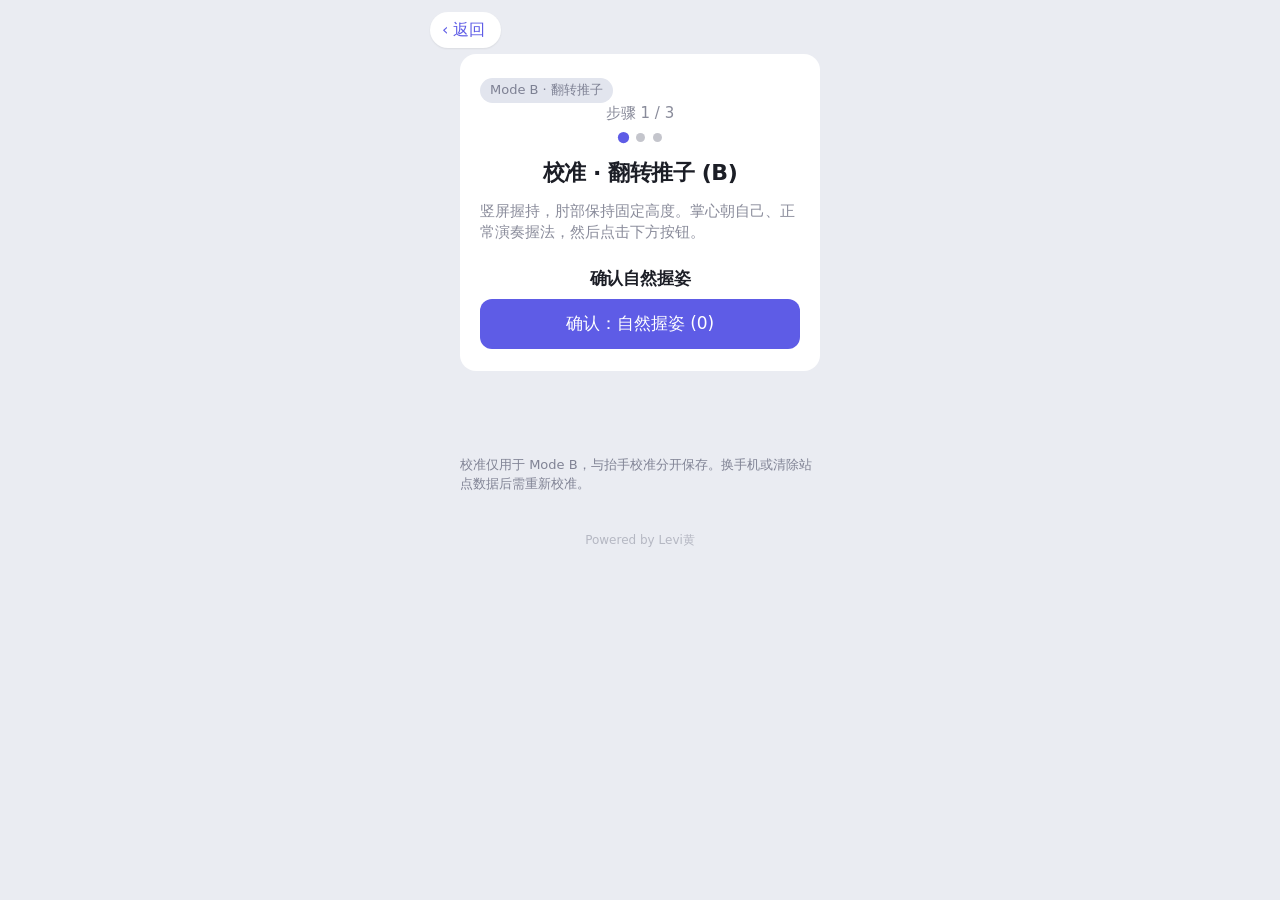
<file: web/calibrate-flip.html>
<!DOCTYPE html>
<html lang="zh-CN">
<head>
<meta charset="UTF-8">
<meta name="viewport" content="width=device-width, initial-scale=1.0, user-scalable=no">
<title>校准 · 翻转推子</title>
<link rel="stylesheet" href="ios.css?v=11">
<style>
  /* 页面专属：360px 宽的单栏向导。模式身份色用 iOS 的 tint 表达（只有浅色一套）。 */
  :root { --blue: #5e5ce6; }
  body { display: flex; flex-direction: column; align-items: center; }
  .nav, .card, .error, .foot { width: 100%; max-width: 360px; }
  .card { padding: 22px 20px; }
  .preview { display: none; margin: 8px 0 20px; }
  .preview.show { display: block; }
  .desc { margin-bottom: 22px; }
  h1 { font-size: 22px; text-align: center; margin-bottom: 12px; }
  .step-label { margin-bottom: 8px; }
  .steps { margin-bottom: 18px; }
  .btn { display: block; width: 100%; margin-top: 8px; }
  .btn-ghost { margin-top: 16px; }
  .error { margin-top: 12px; }
</style>
</head>
<body data-profile="flip">

<nav class="topbar"><a class="btn-back" href="/fader.html?mode=B">‹ 返回</a></nav>

<div class="card">
  <div class="mode-tag">Mode B · 翻转推子</div>
  <div class="step-label" id="stepLabel">步骤 1 / 3</div>
  <div class="steps" id="stepDots">
    <span class="step-dot active"></span>
    <span class="step-dot"></span>
    <span class="step-dot"></span>
  </div>

  <h1 id="pageTitle">校准 · 翻转推子 (B)</h1>
  <p class="desc" id="stepDesc">竖屏握持，肘部保持固定高度。掌心朝自己、正常演奏握法，然后点击下方按钮。</p>
  <h2 id="stepTitle" style="font-size:17px;font-weight:600;text-align:center;margin-bottom:8px">确认自然握姿</h2>

  <div class="preview" id="previewBlock">
    <div class="cc-label" id="previewLabel">翻转预览 · CC 0 – 127</div>
    <div class="cc-big" id="ccVal">—</div>
    <div class="bar-wrap" style="margin-top:12px"><div class="bar-fill" id="ccBar"></div></div>
  </div>

  <button class="btn btn-primary" id="btnAction" type="button">确认：自然握姿 (0)</button>
  <button class="btn btn-ghost" id="btnBack" type="button" style="display:none">上一步</button>
</div>

<p class="error" id="error"></p>
<p class="foot">校准仅用于 Mode B，与抬手校准分开保存。换手机或清除站点数据后需重新校准。</p>

<p class="foot-brand">Powered by Levi黄</p>

<div class="toast" id="toast"></div>

<script src="fusion.js?v=23"></script>
<script src="calibrate-wizard.js?v=23"></script>
</body>
</html>
</file>
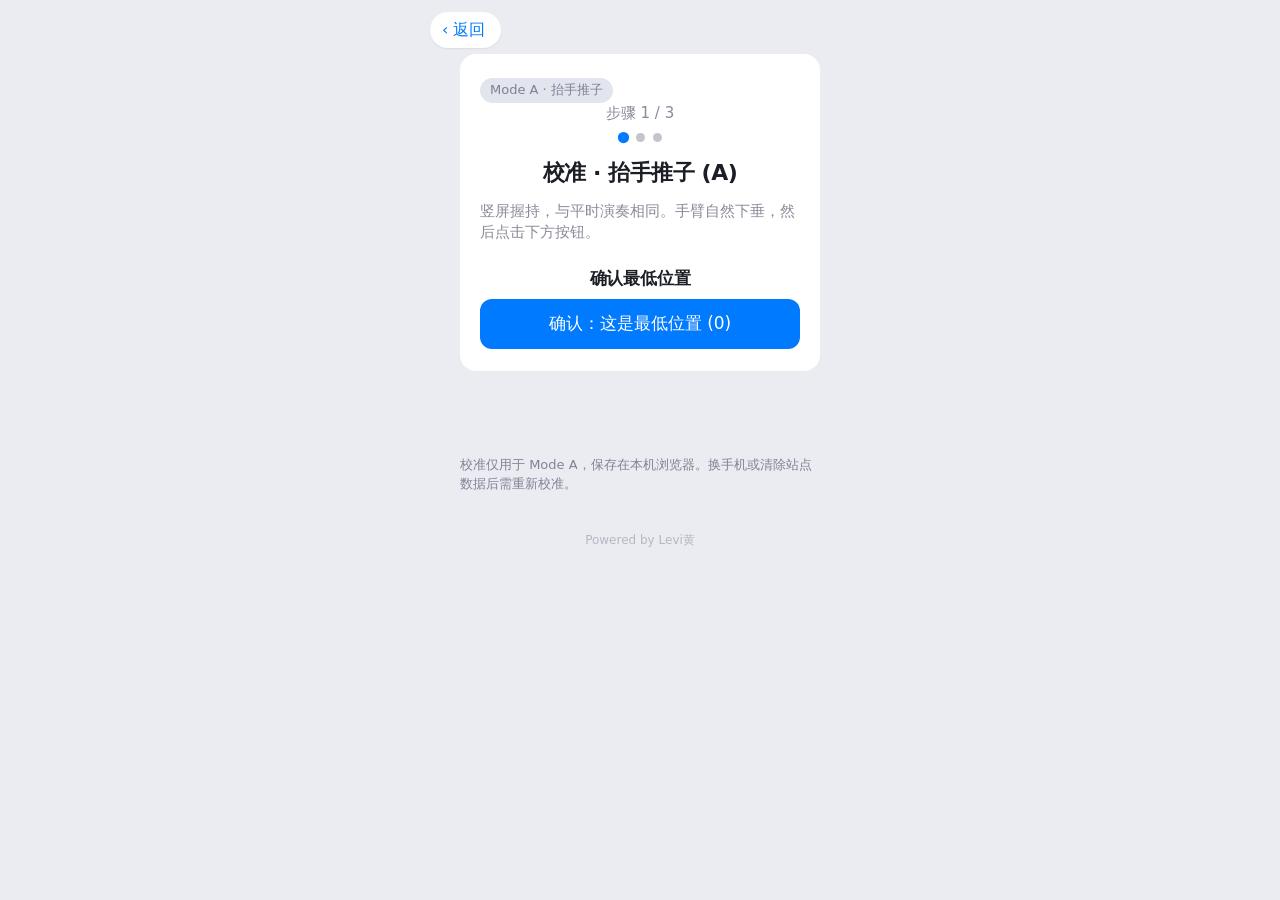
<file: web/calibrate-lift.html>
<!DOCTYPE html>
<html lang="zh-CN">
<head>
<meta charset="UTF-8">
<meta name="viewport" content="width=device-width, initial-scale=1.0, user-scalable=no">
<title>校准 · 抬手推子</title>
<link rel="stylesheet" href="ios.css?v=11">
<style>
  /* 页面专属：360px 宽的单栏向导。模式身份色用 iOS 的 tint 表达（只有浅色一套）。 */
  :root { --blue: #007aff; }
  body { display: flex; flex-direction: column; align-items: center; }
  .nav, .card, .error, .foot { width: 100%; max-width: 360px; }
  .card { padding: 22px 20px; }
  .preview { display: none; margin: 8px 0 20px; }
  .preview.show { display: block; }
  .desc { margin-bottom: 22px; }
  h1 { font-size: 22px; text-align: center; margin-bottom: 12px; }
  .step-label { margin-bottom: 8px; }
  .steps { margin-bottom: 18px; }
  .btn { display: block; width: 100%; margin-top: 8px; }
  .btn-ghost { margin-top: 16px; }
  .error { margin-top: 12px; }
</style>
</head>
<body data-profile="lift">

<nav class="topbar"><a class="btn-back" href="/fader.html?mode=A">‹ 返回</a></nav>

<div class="card">
  <div class="mode-tag">Mode A · 抬手推子</div>
  <div class="step-label" id="stepLabel">步骤 1 / 3</div>
  <div class="steps" id="stepDots">
    <span class="step-dot active"></span>
    <span class="step-dot"></span>
    <span class="step-dot"></span>
  </div>

  <h1 id="pageTitle">校准 · 抬手推子 (A)</h1>
  <p class="desc" id="stepDesc">竖屏握持，与平时演奏相同。手臂自然下垂，然后点击下方按钮。</p>
  <h2 id="stepTitle" style="font-size:17px;font-weight:600;text-align:center;margin-bottom:8px">确认最低位置</h2>

  <div class="preview" id="previewBlock">
    <div class="cc-label" id="previewLabel">抬手预览 · CC 0 – 127</div>
    <div class="cc-big" id="ccVal">—</div>
    <div class="bar-wrap" style="margin-top:12px"><div class="bar-fill" id="ccBar"></div></div>
  </div>

  <button class="btn btn-primary" id="btnAction" type="button">确认：这是最低位置 (0)</button>
  <button class="btn btn-ghost" id="btnBack" type="button" style="display:none">上一步</button>
</div>

<p class="error" id="error"></p>
<p class="foot">校准仅用于 Mode A，保存在本机浏览器。换手机或清除站点数据后需重新校准。</p>

<p class="foot-brand">Powered by Levi黄</p>

<div class="toast" id="toast"></div>

<script src="fusion.js?v=23"></script>
<script src="calibrate-wizard.js?v=23"></script>
</body>
</html>
</file>
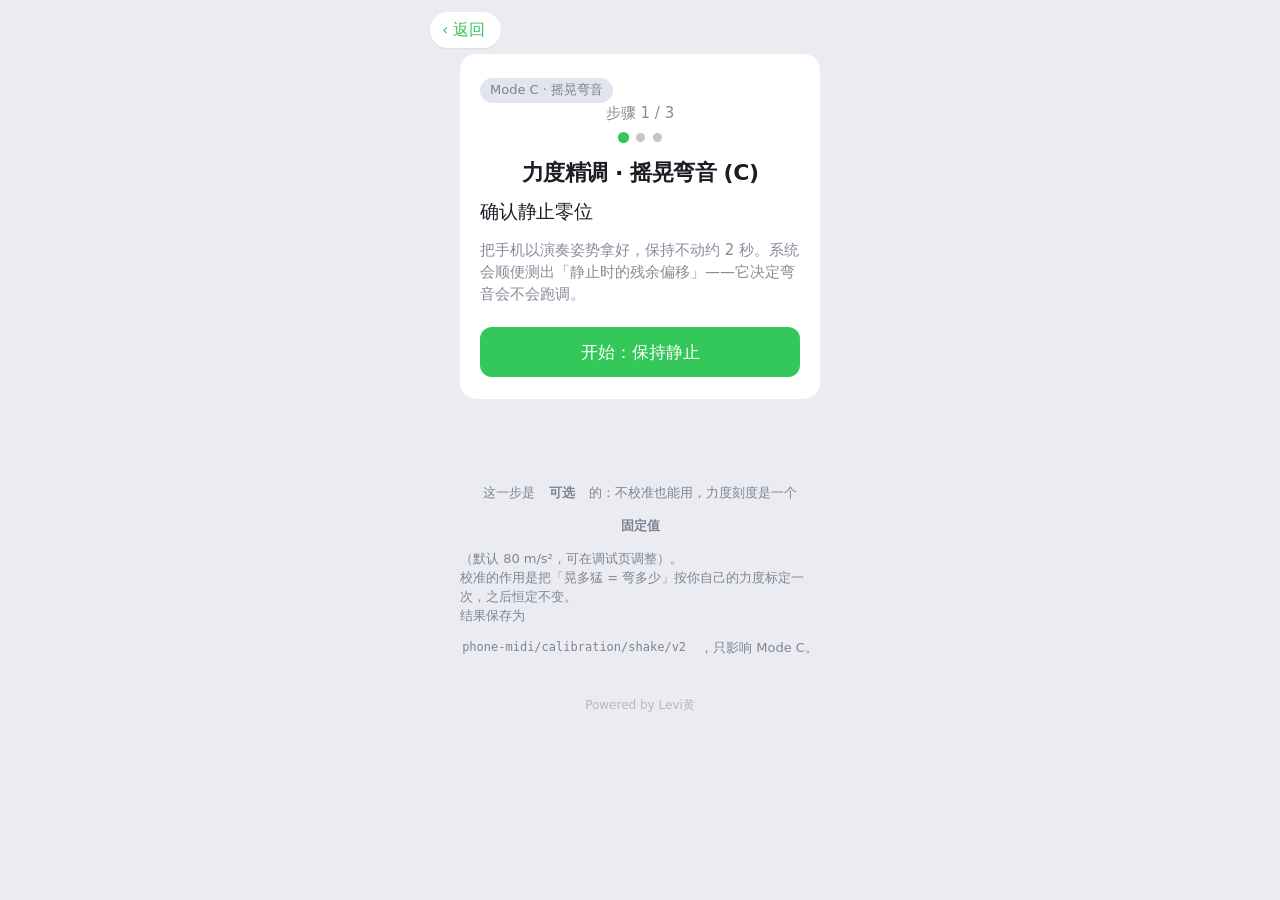
<file: web/calibrate-shake.html>
<!DOCTYPE html>
<html lang="zh-CN">
<head>
<meta charset="UTF-8">
<meta name="viewport" content="width=device-width, initial-scale=1.0, user-scalable=no">
<title>力度精调 · 摇晃弯音</title>
<link rel="stylesheet" href="ios.css?v=11">
<style>
  /* 页面专属：360px 宽的单栏向导。模式身份色用 iOS 的 tint 表达（只有浅色一套）。 */
  :root { --blue: #34c759; }
  body { display: flex; flex-direction: column; align-items: center; }
  .nav, .card, .error, .foot { width: 100%; max-width: 360px; }
  .card { padding: 22px 20px; }
  .preview { display: none; margin: 8px 0 20px; }
  .preview.show { display: block; }
  .desc { margin-bottom: 22px; }
  h1 { font-size: 22px; text-align: center; margin-bottom: 12px; }
  .step-label { margin-bottom: 8px; }
  .steps { margin-bottom: 18px; }
  .btn { display: block; width: 100%; margin-top: 8px; }
  .btn-ghost { margin-top: 16px; }
  .error { margin-top: 12px; }
</style>
</head>
<body data-profile="shake">

<nav class="topbar"><a class="btn-back" href="/fader.html?mode=C">‹ 返回</a></nav>

<div class="card">
  <div class="mode-tag">Mode C · 摇晃弯音</div>
  <div class="step-label" id="stepLabel">步骤 1 / 3</div>
  <div class="steps" id="stepDots">
    <span class="step-dot active"></span>
    <span class="step-dot"></span>
    <span class="step-dot"></span>
  </div>

  <h1 id="pageTitle">力度精调 · 摇晃弯音 (C)</h1>
  <h2 id="stepTitle">确认静止零位</h2>
  <p class="desc" id="stepDesc">把手机以演奏姿势拿好，保持不动约 2 秒。</p>

  <div class="preview" id="previewBlock">
    <div class="cc-label" id="previewLabel">弯音预览 · Pitch Bend</div>
    <div class="cc-big" id="ccVal">8192</div>
    <div class="bar-wrap" style="margin-top:12px"><div class="bar-fill" id="ccBar"></div></div>
  </div>

  <button class="btn btn-primary" id="btnAction" type="button">开始：保持静止</button>
  <button class="btn btn-ghost" id="btnBack" type="button" style="display:none">上一步</button>
</div>

<p class="error" id="error"></p>
<p class="foot">
  这一步是<b>可选</b>的：不校准也能用，力度刻度是一个<b>固定值</b>（默认 80 m/s²，可在调试页调整）。<br>
  校准的作用是把「晃多猛 = 弯多少」按你自己的力度标定一次，之后恒定不变。<br>
  结果保存为 <code>phone-midi/calibration/shake/v2</code>，只影响 Mode C。
</p>

<p class="foot-brand">Powered by Levi黄</p>

<div class="toast" id="toast"></div>

<script src="fusion.js?v=23"></script>
<script src="calibrate-wizard.js?v=23"></script>
</body>
</html>
</file>
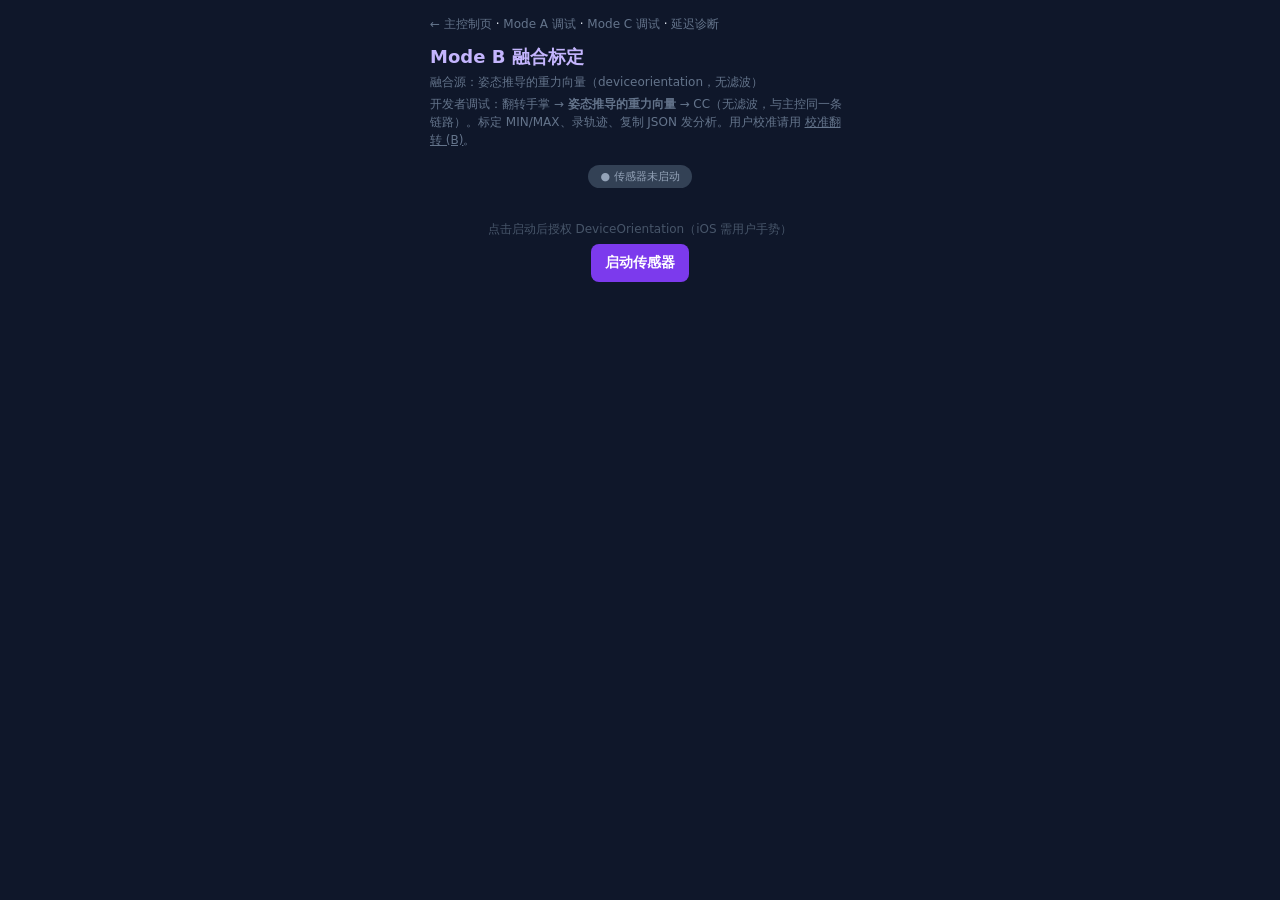
<file: web/fusion-calibrate-flip.html>
<!DOCTYPE html>

<html lang="zh-CN">

<head>

<meta charset="UTF-8">

<meta name="viewport" content="width=device-width, initial-scale=1.0, user-scalable=no">

<title>Mode B 融合标定 — Phone MIDI CC</title>

<style>

  *, *::before, *::after { box-sizing: border-box; margin: 0; padding: 0; }

  html, body { min-height: 100%; background: #0f172a; color: #e2e8f0; font-family: system-ui, -apple-system, sans-serif; }

  body { display: flex; flex-direction: column; align-items: center; padding: 16px 16px 48px; }



  .nav { width: 100%; max-width: 420px; margin-bottom: 12px; font-size: 12px; }

  .nav a { color: #64748b; text-decoration: none; }



  .header { width: 100%; max-width: 420px; margin-bottom: 16px; }

  .header h1 { font-size: 18px; font-weight: 600; color: #c4b5fd; }

  .header p { font-size: 12px; color: #64748b; margin-top: 4px; line-height: 1.5; }



  .status { font-size: 11px; padding: 4px 12px; border-radius: 99px; margin-bottom: 16px; }

  .status.off { background: #334155; color: #94a3b8; }

  .status.on { background: #065f46; color: #6ee7b7; }



  .panel { width: 100%; max-width: 420px; background: #1e293b; border-radius: 12px; padding: 14px; margin-bottom: 12px; border: 1px solid #334155; }

  .panel.disabled { opacity: 0.55; pointer-events: none; }

  .panel-title { font-size: 12px; font-weight: 600; color: #a78bfa; margin-bottom: 10px; text-transform: uppercase; letter-spacing: 0.04em; }



  .anchor-row { display: flex; gap: 8px; flex-wrap: wrap; margin-bottom: 10px; }

  .anchor-info { font-size: 12px; font-family: 'SF Mono', 'Cascadia Code', monospace; color: #94a3b8; line-height: 1.6; }

  .anchor-info .ok { color: #6ee7b7; }



  .preview-row { display: flex; justify-content: space-between; align-items: baseline; margin-bottom: 8px; }

  .preview-big { font-size: 32px; font-weight: 700; font-variant-numeric: tabular-nums; font-family: 'SF Mono', monospace; }

  .preview-label { font-size: 11px; color: #64748b; }

  .bar-wrap { width: 100%; height: 14px; background: #0f172a; border-radius: 7px; overflow: hidden; margin: 8px 0; }

  .bar-fill { height: 100%; background: linear-gradient(90deg, #7c3aed, #c084fc); border-radius: 7px; transition: width 0.05s linear; }

  .raw-row { font-size: 12px; font-family: 'SF Mono', monospace; color: #64748b; }



  .param-row { display: flex; align-items: center; gap: 8px; margin-bottom: 8px; font-size: 13px; flex-wrap: wrap; }

  .param-row label { color: #94a3b8; min-width: 48px; }

  .param-select { padding: 4px 8px; border: 1px solid #334155; border-radius: 6px; background: #0f172a; color: #e2e8f0; font-size: 13px; }

  .param-range { flex: 1; min-width: 100px; }

  .param-check { display: flex; align-items: center; gap: 6px; color: #94a3b8; font-size: 13px; }



  .weight-panel { display: none; margin-top: 8px; }

  .weight-panel.show { display: block; }



  #trajCanvas { width: 100%; height: 100px; background: #0f172a; border-radius: 8px; display: block; }

  .traj-meta { font-size: 11px; color: #64748b; margin-top: 6px; font-family: 'SF Mono', monospace; }



  .btn-row { display: flex; gap: 8px; flex-wrap: wrap; margin-top: 10px; }

  .btn { padding: 10px 14px; border: none; border-radius: 8px; font-size: 14px; font-weight: 600; cursor: pointer; }

  .btn-primary { background: #7c3aed; color: #fff; }

  .btn-primary:disabled { background: #334155; color: #64748b; cursor: not-allowed; }

  .btn-secondary { background: #334155; color: #e2e8f0; }

  .btn-accent { background: #059669; color: #fff; }

  .btn-accent:disabled { background: #334155; color: #64748b; }

  .btn-danger { background: transparent; border: 1px solid #7f1d1d; color: #f87171; }

  .btn-recording { background: #dc2626; color: #fff; animation: pulse 1s infinite; }

  @keyframes pulse { 50% { opacity: 0.7; } }



  .hint { font-size: 12px; color: #475569; line-height: 1.5; }

  .error { color: #f87171; font-size: 13px; margin: 8px 0; width: 100%; max-width: 420px; text-align: center; }

  .warn { color: #fcd34d; font-size: 12px; margin-top: 6px; }



  .toast { position: fixed; bottom: 24px; left: 50%; transform: translateX(-50%); background: #065f46; color: #6ee7b7; padding: 8px 16px; border-radius: 8px; font-size: 13px; opacity: 0; transition: opacity 0.2s; pointer-events: none; z-index: 10; }

  .toast.show { opacity: 1; }



  .export-area { display: none; width: 100%; max-width: 420px; margin-top: 10px; }

  .export-area.show { display: block; }

  .export-area textarea { width: 100%; height: 140px; padding: 8px; border: 1px solid #334155; border-radius: 8px; background: #1e293b; color: #94a3b8; font-size: 11px; font-family: 'SF Mono', monospace; resize: vertical; }



  .meta { font-size: 11px; color: #475569; margin-top: 6px; }

</style>

</head>

<body data-profile="flip">



<nav class="nav">

  <a href="/">← 主控制页</a> ·

  <a href="/fusion-calibrate.html">Mode A 调试</a> ·
  <a href="/fusion-calibrate-shake.html">Mode C 调试</a> ·
  <a href="/latency.html">延迟诊断</a>

</nav>



<div class="header">

  <h1 id="pageTitle">Mode B 融合标定</h1>

  <p id="fusionSource" class="meta" style="margin-top:4px"></p>
  <p>开发者调试：翻转手掌 → <strong>姿态推导的重力向量</strong> → CC（无滤波，与主控同一条链路）。标定 MIN/MAX、录轨迹、复制 JSON 发分析。用户校准请用 <a href="/calibrate-flip.html" style="color:#64748b">校准翻转 (B)</a>。</p>

</div>



<div class="status off" id="status">● 传感器未启动</div>



<div class="panel" id="anchorPanel" style="display:none">

  <div class="panel-title">标定端点</div>

  <p class="hint">竖屏握持，<strong>肘部固定</strong>。摆好姿势后点击（约 0.4s 采样平均）。</p>

  <div class="anchor-row">

    <button class="btn btn-secondary" id="btnAnchorMin" type="button">标定为 MIN (0)</button>

    <button class="btn btn-secondary" id="btnAnchorMax" type="button">标定为 MAX (127)</button>

  </div>

  <div class="anchor-info" id="anchorMinInfo">MIN: 未标定</div>

  <div class="anchor-info" id="anchorMaxInfo">MAX: 未标定</div>

  <div class="warn" id="anchorWarn" style="display:none"></div>

  <div class="meta" id="crossAxis" style="display:none"></div>

</div>



<div class="panel disabled" id="previewPanel" style="display:none">

  <div class="panel-title">融合预览</div>

  <div class="preview-row">

    <div>

      <div class="preview-label">融合 t</div>

      <div class="preview-big" id="fusedT">—</div>

    </div>

    <div style="text-align:right">

      <div class="preview-label">模拟 CC</div>

      <div class="preview-big" id="ccSim">—</div>

    </div>

  </div>

  <div class="bar-wrap"><div class="bar-fill" id="ccBar" style="width:0%"></div></div>

  <div class="raw-row" id="rawGravityRow" style="display:none">ĝ (<span id="rawGx">—</span>, <span id="rawGy">—</span>, <span id="rawGz">—</span>)</div>
  <div class="raw-row" id="rawTRow" style="display:none">t_raw <span id="rawTRaw">—</span> · t <span id="fusedTInline">—</span></div>
  <div class="raw-row">β <span id="rawBeta">—</span>° &nbsp; γ <span id="rawGamma">—</span>° <span style="color:#475569">（参考）</span></div>

</div>



<div class="panel disabled" id="paramPanel" style="display:none">

  <div class="panel-title">融合参数</div>

  <div class="param-row">

    <label for="selMode">模式</label>

    <select class="param-select" id="selMode">

      <option value="endpoint_projection">端点投影</option>

      <option value="weighted_linear">加权线性</option>

    </select>

  </div>

  <div class="weight-panel" id="weightPanel">

    <div class="param-row">

      <label for="rngWBeta">wβ</label>

      <input class="param-range" id="rngWBeta" type="range" min="0" max="100" value="70">

      <span id="lblWBeta" style="font-family:monospace;font-size:12px;width:36px">0.70</span>

    </div>

    <div class="param-row">

      <label for="rngWGamma">wγ</label>

      <input class="param-range" id="rngWGamma" type="range" min="0" max="100" value="30">

      <span id="lblWGamma" style="font-family:monospace;font-size:12px;width:36px">0.30</span>

    </div>

  </div>

  <div class="param-check" style="margin-top:8px">

    <input type="checkbox" id="chkReverse">

    <label for="chkReverse">反转 CC（一般不需要）</label>

  </div>

</div>



<div class="panel disabled" id="trajPanel" style="display:none">

  <div class="panel-title">轨迹录制</div>

  <p class="hint" id="trajHint">肘部尽量固定，缓慢从自然握姿翻到极限。</p>

  <div class="btn-row" style="margin-top:0">

    <button class="btn btn-accent" id="btnRecStart" type="button">开始录制</button>

    <button class="btn btn-secondary" id="btnRecStop" type="button" disabled>停止</button>

  </div>

  <canvas id="trajCanvas" width="392" height="100"></canvas>

  <div class="traj-meta" id="trajMeta">尚未录制</div>

</div>



<div class="panel" id="exportPanel" style="display:none">

  <div class="btn-row" style="margin-top:0">

    <button class="btn btn-secondary" id="btnCopy" type="button">复制融合配置 JSON</button>

    <button class="btn btn-danger" id="btnClear" type="button">清空标定</button>

  </div>

  <div class="export-area" id="exportArea">

    <p class="hint" style="margin-top:10px">无法自动复制时，请手动全选下方文本：</p>

    <textarea id="exportText" readonly></textarea>

  </div>

</div>



<div class="error" id="error"></div>

<p class="hint" id="hint">点击启动后授权 DeviceOrientation（iOS 需用户手势）</p>

<div class="meta" id="orientationMeta"></div>



<button class="btn btn-primary" id="btnStart" type="button">启动传感器</button>



<div class="toast" id="toast"></div>



<script src="fusion.js?v=23"></script>

<script src="fusion-calibrate.js?v=6"></script>

</body>

</html>
</file>
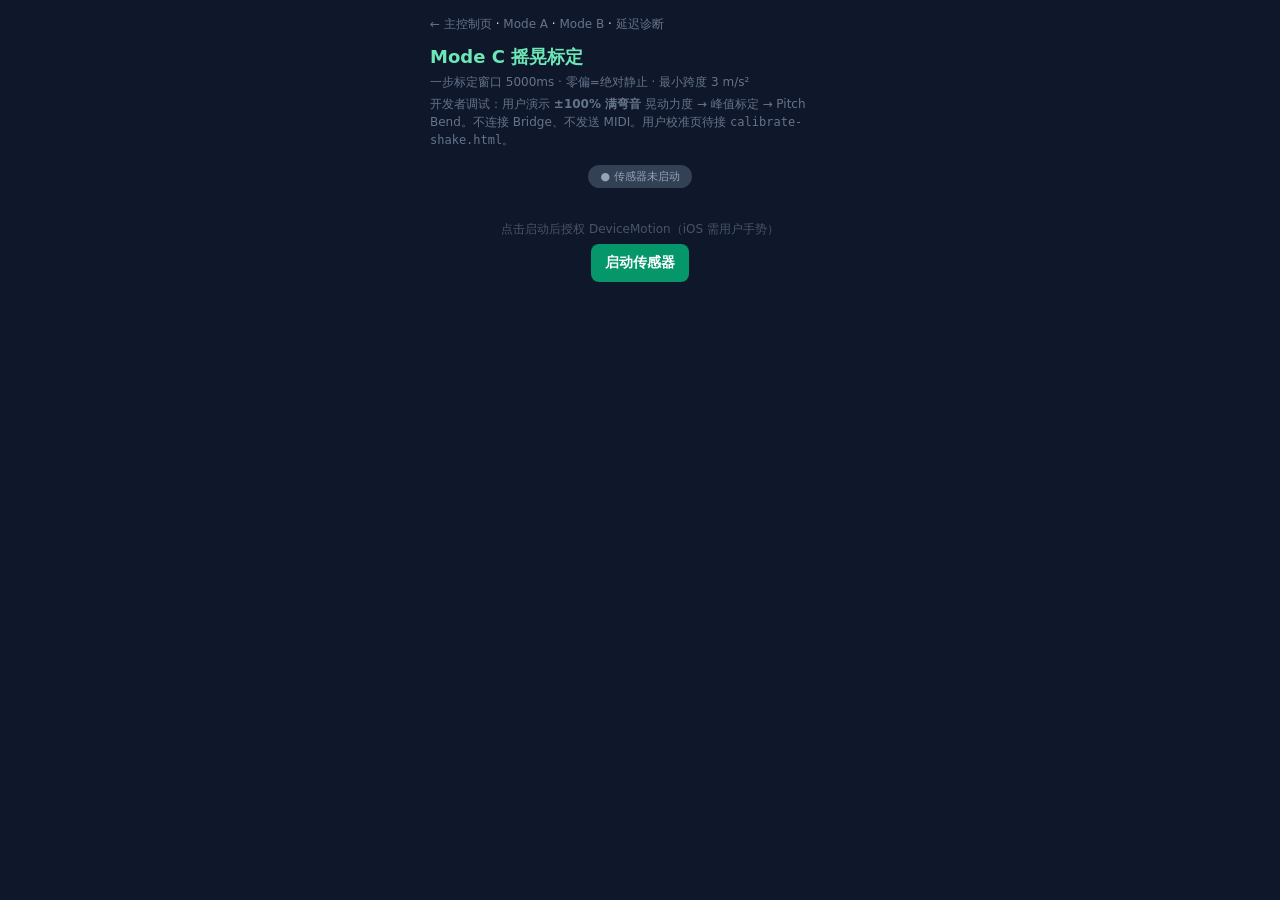
<file: web/fusion-calibrate-shake.html>
<!DOCTYPE html>
<html lang="zh-CN">
<head>
<meta charset="UTF-8">
<meta name="viewport" content="width=device-width, initial-scale=1.0, user-scalable=no">
<title>Mode C 摇晃标定 — Phone MIDI CC</title>
<style>
  *, *::before, *::after { box-sizing: border-box; margin: 0; padding: 0; }
  html, body { min-height: 100%; background: #0f172a; color: #e2e8f0; font-family: system-ui, -apple-system, sans-serif; }
  body { display: flex; flex-direction: column; align-items: center; padding: 16px 16px 48px; }

  .nav { width: 100%; max-width: 420px; margin-bottom: 12px; font-size: 12px; }
  .nav a { color: #64748b; text-decoration: none; }

  .header { width: 100%; max-width: 420px; margin-bottom: 16px; }
  .header h1 { font-size: 18px; font-weight: 600; color: #6ee7b7; }
  .header p { font-size: 12px; color: #64748b; margin-top: 4px; line-height: 1.5; }

  .status { font-size: 11px; padding: 4px 12px; border-radius: 99px; margin-bottom: 16px; }
  .status.off { background: #334155; color: #94a3b8; }
  .status.on { background: #065f46; color: #6ee7b7; }

  .panel { width: 100%; max-width: 420px; background: #1e293b; border-radius: 12px; padding: 14px; margin-bottom: 12px; border: 1px solid #334155; }
  .panel.disabled { opacity: 0.55; pointer-events: none; }
  .panel-title { font-size: 12px; font-weight: 600; color: #34d399; margin-bottom: 10px; text-transform: uppercase; letter-spacing: 0.04em; }

  .anchor-row { display: flex; gap: 8px; flex-wrap: wrap; margin-bottom: 10px; }
  .anchor-info { font-size: 12px; font-family: 'SF Mono', 'Cascadia Code', monospace; color: #94a3b8; line-height: 1.6; }
  .anchor-info .ok { color: #6ee7b7; }

  .preview-row { display: flex; justify-content: space-between; align-items: baseline; margin-bottom: 8px; }
  .preview-big { font-size: 32px; font-weight: 700; font-variant-numeric: tabular-nums; font-family: 'SF Mono', monospace; }
  .preview-label { font-size: 11px; color: #64748b; }
  .bar-wrap { width: 100%; height: 14px; background: #0f172a; border-radius: 7px; overflow: hidden; margin: 8px 0; position: relative; }
  .bar-center { position: absolute; left: 50%; top: 0; bottom: 0; width: 2px; background: #475569; transform: translateX(-50%); z-index: 1; }
  .bar-fill { position: absolute; top: 0; bottom: 0; background: linear-gradient(90deg, #059669, #34d399); border-radius: 4px; transition: left 0.05s linear, width 0.05s linear; }
  .raw-row { font-size: 12px; font-family: 'SF Mono', monospace; color: #64748b; }

  .param-row { display: flex; align-items: center; gap: 8px; margin-bottom: 8px; font-size: 13px; flex-wrap: wrap; }
  .param-row label { color: #94a3b8; min-width: 56px; }
  .param-select { padding: 4px 8px; border: 1px solid #334155; border-radius: 6px; background: #0f172a; color: #e2e8f0; font-size: 13px; }
  .param-range { flex: 1; min-width: 100px; }

  #trajCanvas { width: 100%; height: 100px; background: #0f172a; border-radius: 8px; display: block; }
  .traj-meta { font-size: 11px; color: #64748b; margin-top: 6px; font-family: 'SF Mono', monospace; }

  .btn-row { display: flex; gap: 8px; flex-wrap: wrap; margin-top: 10px; }
  .btn { padding: 10px 14px; border: none; border-radius: 8px; font-size: 14px; font-weight: 600; cursor: pointer; }
  .btn-primary { background: #059669; color: #fff; }
  .btn-primary:disabled { background: #334155; color: #64748b; cursor: not-allowed; }
  .btn-secondary { background: #334155; color: #e2e8f0; }
  .btn-accent { background: #047857; color: #fff; }
  .btn-accent:disabled { background: #334155; color: #64748b; }
  .btn-danger { background: transparent; border: 1px solid #7f1d1d; color: #f87171; }
  .btn-recording { background: #dc2626; color: #fff; animation: pulse 1s infinite; }
  @keyframes pulse { 50% { opacity: 0.7; } }

  .hint { font-size: 12px; color: #475569; line-height: 1.5; }
  .error { color: #f87171; font-size: 13px; margin: 8px 0; width: 100%; max-width: 420px; text-align: center; }
  .warn { color: #fcd34d; font-size: 12px; margin-top: 6px; }

  .toast { position: fixed; bottom: 24px; left: 50%; transform: translateX(-50%); background: #065f46; color: #6ee7b7; padding: 8px 16px; border-radius: 8px; font-size: 13px; opacity: 0; transition: opacity 0.2s; pointer-events: none; z-index: 10; }
  .toast.show { opacity: 1; }

  .export-area { display: none; width: 100%; max-width: 420px; margin-top: 10px; }
  .export-area.show { display: block; }
  .export-area textarea { width: 100%; height: 140px; padding: 8px; border: 1px solid #334155; border-radius: 8px; background: #1e293b; color: #94a3b8; font-size: 11px; font-family: 'SF Mono', monospace; resize: vertical; }

  .meta { font-size: 11px; color: #475569; margin-top: 6px; }
  .live-peak { font-size: 13px; color: #fcd34d; font-family: 'SF Mono', monospace; min-height: 1.4em; margin-top: 6px; }
</style>
</head>
<body>

<nav class="nav">
  <a href="/">← 主控制页</a> ·
  <a href="/fusion-calibrate.html">Mode A</a> ·
  <a href="/fusion-calibrate-flip.html">Mode B</a> ·
  <a href="/latency.html">延迟诊断</a>
</nav>

<div class="header">
  <h1>Mode C 摇晃标定</h1>
  <p id="fusionSource" class="meta" style="margin-top:4px"></p>
  <p>开发者调试：用户演示 <strong>±100% 满弯音</strong> 晃动力度 → 峰值标定 → Pitch Bend。不连接 Bridge、不发送 MIDI。用户校准页待接 <code>calibrate-shake.html</code>。</p>
</div>

<div class="status off" id="status">● 传感器未启动</div>

<div class="panel" id="anchorPanel" style="display:none">
  <div class="panel-title">峰值标定</div>
  <p class="hint">竖屏握持。点击开始后，在约 <strong>5 秒</strong>内向<strong>两侧</strong>各晃到你认为的最大弯音力度（±100%）。不晃 = 0% 弯音（线性加速度为 0）。</p>

  <div class="anchor-row">
    <button class="btn btn-secondary" id="btnCapture" type="button">开始标定 ±100% 晃动力度</button>
  </div>
  <div class="live-peak" id="livePeak"></div>
  <div class="anchor-info" id="peakMinInfo">负向峰值: 未标定</div>
  <div class="anchor-info" id="peakMaxInfo">正向峰值: 未标定</div>
  <div class="warn" id="anchorWarn" style="display:none"></div>
</div>

<div class="panel disabled" id="previewPanel" style="display:none">
  <div class="panel-title">弯音预览</div>
  <div class="preview-row">
    <div>
      <div class="preview-label">弯音 %</div>
      <div class="preview-big" id="signedPct">—</div>
    </div>
    <div style="text-align:right">
      <div class="preview-label">模拟 PB</div>
      <div class="preview-big" id="pbSim">—</div>
    </div>
  </div>
  <div class="bar-wrap">
    <div class="bar-center"></div>
    <div class="bar-fill" id="bendBar" style="left:50%;width:0%"></div>
  </div>
  <div class="raw-row">raw <span id="rawVal">—</span> m/s² · 轴 <span id="axisUsed">—</span> · t <span id="fusedT">—</span></div>
  <div class="raw-row">源 <span id="motionSource">—</span></div>
</div>

<div class="panel disabled" id="paramPanel" style="display:none">
  <div class="panel-title">映射参数</div>
  <div class="param-row">
    <label for="selAxis">投影轴</label>
    <select class="param-select" id="selAxis">
      <option value="auto">自动 (|x| vs |y|)</option>
      <option value="x">X 轴</option>
      <option value="y">Y 轴</option>
    </select>
  </div>
  <div class="param-row">
    <label for="rngDeadband">中心死区</label>
    <input class="param-range" id="rngDeadband" type="range" min="0" max="10" step="1" value="2">
    <span id="lblDeadband" style="font-family:monospace;font-size:12px;min-width:48px">2%</span>
  </div>
  <p class="hint">中心死区：不晃附近视为 0% 弯音，减少抖动。</p>
</div>

<div class="panel disabled" id="runtimePanel" style="display:none">
  <div class="panel-title">生产链路运行时（含真机验收读数）</div>
  <p class="hint">
    这里显示的是主控制页实际使用的同一条链路（<code>F.feedShakeMotion</code>）：
    线性加速度提取 → 自动零位 → 轴选择 → 固定/向导校准刻度 → One Euro → 死区。
    数值可直接对照 <code>docs/spec/mode-c-shake.md</code> 的 A1 / A9 / A10 / A11。
  </p>

  <div class="param-row">
    <label for="rngBend">bend 范围</label>
    <input class="param-range" id="rngBend" type="range" min="0.05" max="1" step="0.05" value="0.5">
    <span id="lblBend" style="font-family:monospace;font-size:12px;min-width:52px">±50%</span>
  </div>
  <div class="param-row">
    <label for="rngDeadC">中心死区</label>
    <input class="param-range" id="rngDeadC" type="range" min="0" max="400" step="10" value="30">
    <span id="lblDeadC" style="font-family:monospace;font-size:12px;min-width:52px">30</span>
  </div>
  <div class="param-row">
    <label for="rngStep">发送步进</label>
    <input class="param-range" id="rngStep" type="range" min="1" max="64" step="1" value="4">
    <span id="lblStep" style="font-family:monospace;font-size:12px;min-width:52px">4</span>
  </div>
  <div class="param-row">
    <label for="rngStill">静止阈值</label>
    <input class="param-range" id="rngStill" type="range" min="0.2" max="6" step="0.1" value="1.2">
    <span id="lblStill" style="font-family:monospace;font-size:12px;min-width:52px">1.2</span>
  </div>
  <div class="param-row">
    <label for="rngScale">固定满量程</label>
    <input class="param-range" id="rngScale" type="range" min="3" max="400" step="1" value="80">
    <span id="lblScale" style="font-family:monospace;font-size:12px;min-width:64px">80 m/s²</span>
  </div>
  <p class="hint" style="margin-top:-4px">
    <b>固定刻度</b>：晃到这个幅度 = 跑满 bend 范围（上方的 bend 范围），更轻则按比例变小。
    力度与输出严格成正比、不会自适应漂移，所以这个值直接决定手感：
    <b>普通摇晃恰好用掉一半量程</b>通常最舒服；若轻微晃就撑满，把它调大。
  </p>
  <div class="anchor-row">
    <button class="btn btn-secondary" id="btnFillScale2" type="button">最大力度 ×2 → 满量程（推荐）</button>
    <button class="btn btn-secondary" id="btnFillScale1" type="button">最大力度 ×1 → 满量程</button>
  </div>
  <p class="hint" style="margin-top:-2px">
    先按<b>你自己的最大力度</b>晃几下再点：×2 = 最大力度只用掉一半量程（留余量）；
    ×1 = 最大力度正好跑满量程。
  </p>

  <div class="raw-row">轴 <span id="rtAxis">—</span> · 刻度 <span id="rtScale">—</span> · 来源 <span id="rtMode">—</span></div>
  <div class="raw-row"><b>你的摇晃峰值 <span id="rtMotion">—</span></b>（近 3 秒 max / p95）</div>
  <div class="raw-row"><b>用量 <span id="rtUsage">—</span></b>（近 3 秒峰值占 bend 范围比例）</div>
  <div class="raw-row">PB <span id="rtPb">—</span> · u <span id="rtU">—</span> · 状态 <span id="rtState">—</span></div>
  <div class="raw-row">A1/A9 静止偏移 max <span id="rtStatic">—</span> 计数（<span id="rtStaticN">0</span> 样本 / <span id="rtStaticSpan">0</span> s 窗口）</div>
  <div class="raw-row">A10 停晃回中 <span id="rtRecenter">—</span></div>
  <div class="raw-row">零位 bias <span id="rtBias">—</span> m/s²</div>
  <div class="raw-row">采样 <span id="rtSamples">0</span> · 降级 <span id="rtDegraded">—</span></div>

  <div class="anchor-row">
    <button class="btn btn-secondary" id="btnRtReset" type="button">重置运行时（含零位）</button>
    <button class="btn btn-secondary" id="btnClearCal" type="button">清除向导校准（回到固定值）</button>
  </div>
  <p class="hint">A1 要求静止偏移 ≤ 16 计数；A10 要求停晃后 ≤ 300 ms 回中；改 bend 范围或满量程应立即生效。</p>
</div>

<div class="panel disabled" id="trajPanel" style="display:none">
  <div class="panel-title">轨迹录制</div>
  <p class="hint">来回晃几次，检查 signed% 是否平滑、是否能在 ±100 附近饱和。</p>
  <div class="btn-row" style="margin-top:0">
    <button class="btn btn-accent" id="btnRecStart" type="button">开始录制</button>
    <button class="btn btn-secondary" id="btnRecStop" type="button" disabled>停止</button>
  </div>
  <canvas id="trajCanvas" width="392" height="100"></canvas>
  <div class="traj-meta" id="trajMeta">尚未录制</div>
</div>

<div class="panel" id="exportPanel" style="display:none">
  <div class="btn-row" style="margin-top:0">
    <button class="btn btn-secondary" id="btnSave" type="button" disabled>保存到校准 storage</button>
    <button class="btn btn-secondary" id="btnCopy" type="button">复制 JSON</button>
    <button class="btn btn-danger" id="btnClear" type="button">清空标定</button>
  </div>
  <div class="export-area" id="exportArea">
    <p class="hint" style="margin-top:10px">无法自动复制时，请手动全选下方文本：</p>
    <textarea id="exportText" readonly></textarea>
  </div>
</div>

<div class="error" id="error"></div>
<p class="hint" id="hint">点击启动后授权 DeviceMotion（iOS 需用户手势）</p>
<div class="meta" id="orientationMeta"></div>

<button class="btn btn-primary" id="btnStart" type="button">启动传感器</button>

<div class="toast" id="toast"></div>

<script src="fusion.js?v=23"></script>
<script src="fusion-calibrate-shake.js?v=6"></script>
</body>
</html>
</file>
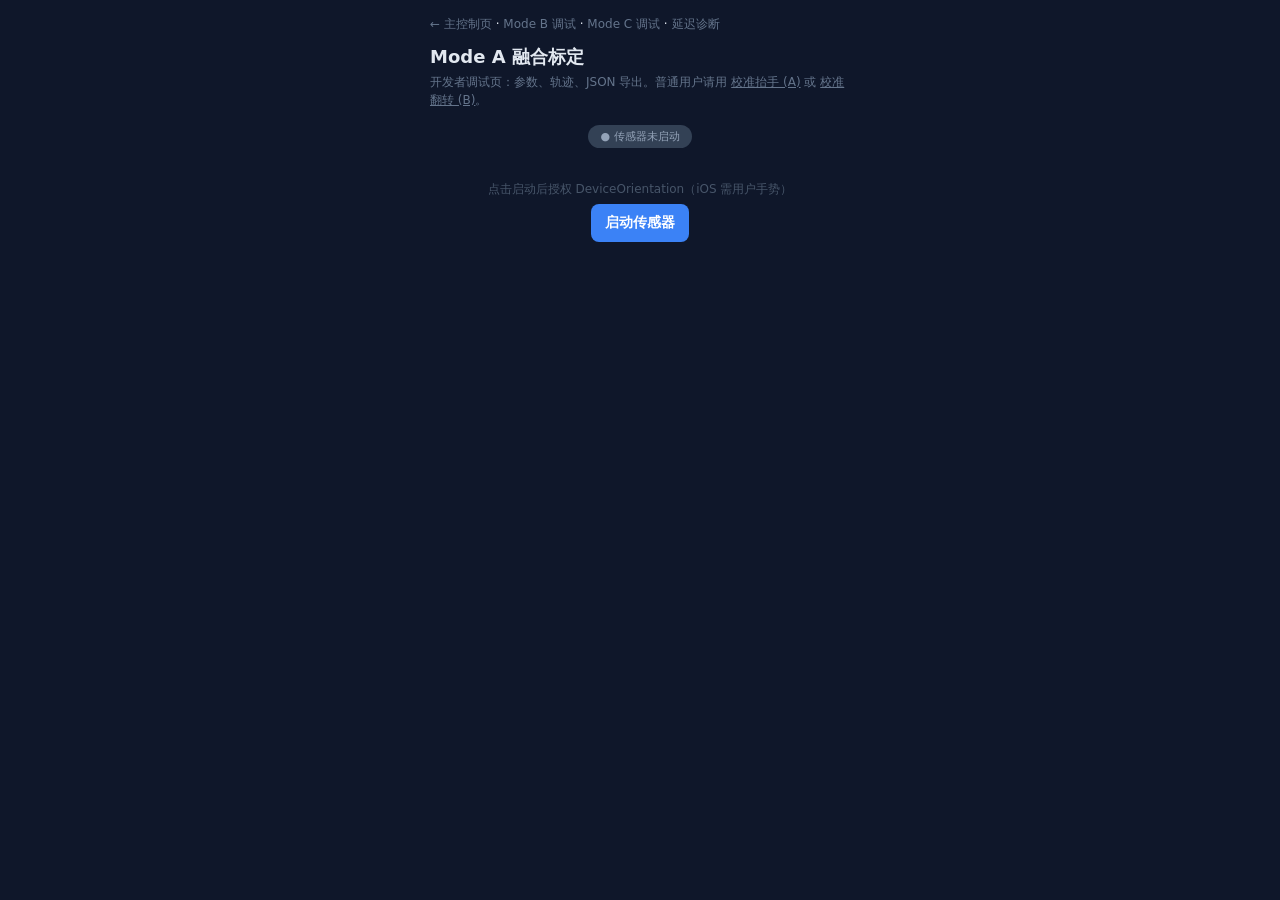
<file: web/fusion-calibrate.html>
<!DOCTYPE html>
<html lang="zh-CN">
<head>
<meta charset="UTF-8">
<meta name="viewport" content="width=device-width, initial-scale=1.0, user-scalable=no">
<title>融合标定 — Phone MIDI CC</title>
<style>
  *, *::before, *::after { box-sizing: border-box; margin: 0; padding: 0; }
  html, body { min-height: 100%; background: #0f172a; color: #e2e8f0; font-family: system-ui, -apple-system, sans-serif; }
  body { display: flex; flex-direction: column; align-items: center; padding: 16px 16px 48px; }

  .nav { width: 100%; max-width: 420px; margin-bottom: 12px; font-size: 12px; }
  .nav a { color: #64748b; text-decoration: none; }

  .header { width: 100%; max-width: 420px; margin-bottom: 16px; }
  .header h1 { font-size: 18px; font-weight: 600; }
  .header p { font-size: 12px; color: #64748b; margin-top: 4px; line-height: 1.5; }

  .status { font-size: 11px; padding: 4px 12px; border-radius: 99px; margin-bottom: 16px; }
  .status.off { background: #334155; color: #94a3b8; }
  .status.on { background: #065f46; color: #6ee7b7; }

  .panel { width: 100%; max-width: 420px; background: #1e293b; border-radius: 12px; padding: 14px; margin-bottom: 12px; }
  .panel.disabled { opacity: 0.55; pointer-events: none; }
  .panel-title { font-size: 12px; font-weight: 600; color: #94a3b8; margin-bottom: 10px; text-transform: uppercase; letter-spacing: 0.04em; }

  .anchor-row { display: flex; gap: 8px; flex-wrap: wrap; margin-bottom: 10px; }
  .anchor-info { font-size: 12px; font-family: 'SF Mono', 'Cascadia Code', monospace; color: #94a3b8; line-height: 1.6; }
  .anchor-info .ok { color: #6ee7b7; }

  .preview-row { display: flex; justify-content: space-between; align-items: baseline; margin-bottom: 8px; }
  .preview-big { font-size: 32px; font-weight: 700; font-variant-numeric: tabular-nums; font-family: 'SF Mono', monospace; }
  .preview-label { font-size: 11px; color: #64748b; }
  .bar-wrap { width: 100%; height: 14px; background: #0f172a; border-radius: 7px; overflow: hidden; margin: 8px 0; }
  .bar-fill { height: 100%; background: linear-gradient(90deg, #3b82f6, #8b5cf6); border-radius: 7px; transition: width 0.05s linear; }
  .raw-row { font-size: 12px; font-family: 'SF Mono', monospace; color: #64748b; }

  .param-row { display: flex; align-items: center; gap: 8px; margin-bottom: 8px; font-size: 13px; flex-wrap: wrap; }
  .param-row label { color: #94a3b8; min-width: 48px; }
  .param-select { padding: 4px 8px; border: 1px solid #334155; border-radius: 6px; background: #0f172a; color: #e2e8f0; font-size: 13px; }
  .param-range { flex: 1; min-width: 100px; }
  .param-check { display: flex; align-items: center; gap: 6px; color: #94a3b8; font-size: 13px; }

  .weight-panel { display: none; margin-top: 8px; }
  .weight-panel.show { display: block; }

  #trajCanvas { width: 100%; height: 100px; background: #0f172a; border-radius: 8px; display: block; }
  .traj-meta { font-size: 11px; color: #64748b; margin-top: 6px; font-family: 'SF Mono', monospace; }

  .btn-row { display: flex; gap: 8px; flex-wrap: wrap; margin-top: 10px; }
  .btn { padding: 10px 14px; border: none; border-radius: 8px; font-size: 14px; font-weight: 600; cursor: pointer; }
  .btn-primary { background: #3b82f6; color: #fff; }
  .btn-primary:disabled { background: #334155; color: #64748b; cursor: not-allowed; }
  .btn-secondary { background: #334155; color: #e2e8f0; }
  .btn-accent { background: #059669; color: #fff; }
  .btn-accent:disabled { background: #334155; color: #64748b; }
  .btn-danger { background: transparent; border: 1px solid #7f1d1d; color: #f87171; }
  .btn-recording { background: #dc2626; color: #fff; animation: pulse 1s infinite; }
  @keyframes pulse { 50% { opacity: 0.7; } }

  .hint { font-size: 12px; color: #475569; line-height: 1.5; }
  .error { color: #f87171; font-size: 13px; margin: 8px 0; width: 100%; max-width: 420px; text-align: center; }
  .warn { color: #fcd34d; font-size: 12px; margin-top: 6px; }

  .toast { position: fixed; bottom: 24px; left: 50%; transform: translateX(-50%); background: #065f46; color: #6ee7b7; padding: 8px 16px; border-radius: 8px; font-size: 13px; opacity: 0; transition: opacity 0.2s; pointer-events: none; z-index: 10; }
  .toast.show { opacity: 1; }

  .export-area { display: none; width: 100%; max-width: 420px; margin-top: 10px; }
  .export-area.show { display: block; }
  .export-area textarea { width: 100%; height: 140px; padding: 8px; border: 1px solid #334155; border-radius: 8px; background: #1e293b; color: #94a3b8; font-size: 11px; font-family: 'SF Mono', monospace; resize: vertical; }

  .meta { font-size: 11px; color: #475569; margin-top: 6px; }
</style>
</head>
<body data-profile="lift">

<nav class="nav"><a href="/">← 主控制页</a> · <a href="/fusion-calibrate-flip.html">Mode B 调试</a> · <a href="/fusion-calibrate-shake.html">Mode C 调试</a> · <a href="/latency.html">延迟诊断</a></nav>

<div class="header">
  <h1 id="pageTitle">Mode A 融合标定</h1>
  <p>开发者调试页：参数、轨迹、JSON 导出。普通用户请用 <a href="/calibrate-lift.html" style="color:#64748b">校准抬手 (A)</a> 或 <a href="/calibrate-flip.html" style="color:#64748b">校准翻转 (B)</a>。</p>
</div>

<div class="status off" id="status">● 传感器未启动</div>

<div class="panel" id="anchorPanel" style="display:none">
  <div class="panel-title">标定端点</div>
  <p class="hint">保持竖屏。摆好姿势后点击对应按钮（约 0.4 秒采样平均）。</p>
  <div class="anchor-row">
    <button class="btn btn-secondary" id="btnAnchorMin" type="button">标定为 MIN (0)<br><span style="font-size:11px;font-weight:400">自然垂手</span></button>
    <button class="btn btn-secondary" id="btnAnchorMax" type="button">标定为 MAX (127)<br><span style="font-size:11px;font-weight:400">抬手最高</span></button>
  </div>
  <div class="anchor-info" id="anchorMinInfo">MIN: 未标定</div>
  <div class="anchor-info" id="anchorMaxInfo">MAX: 未标定</div>
  <div class="warn" id="anchorWarn" style="display:none"></div>
  <div class="meta" id="crossAxis" style="display:none"></div>
</div>

<div class="panel disabled" id="previewPanel" style="display:none">
  <div class="panel-title">融合预览</div>
  <div class="preview-row">
    <div>
      <div class="preview-label">融合 t</div>
      <div class="preview-big" id="fusedT">—</div>
    </div>
    <div style="text-align:right">
      <div class="preview-label">模拟 CC</div>
      <div class="preview-big" id="ccSim">—</div>
    </div>
  </div>
  <div class="bar-wrap"><div class="bar-fill" id="ccBar" style="width:0%"></div></div>
  <div class="raw-row">β <span id="rawBeta">—</span>° &nbsp; γ <span id="rawGamma">—</span>°</div>
</div>

<div class="panel disabled" id="paramPanel" style="display:none">
  <div class="panel-title">融合参数</div>
  <div class="param-row">
    <label for="selMode">模式</label>
    <select class="param-select" id="selMode">
      <option value="endpoint_projection">端点投影</option>
      <option value="weighted_linear">加权线性</option>
    </select>
  </div>
  <div class="weight-panel" id="weightPanel">
    <div class="param-row">
      <label for="rngWBeta">wβ</label>
      <input class="param-range" id="rngWBeta" type="range" min="0" max="100" value="70">
      <span id="lblWBeta" style="font-family:monospace;font-size:12px;width:36px">0.70</span>
    </div>
    <div class="param-row">
      <label for="rngWGamma">wγ</label>
      <input class="param-range" id="rngWGamma" type="range" min="0" max="100" value="30">
      <span id="lblWGamma" style="font-family:monospace;font-size:12px;width:36px">0.30</span>
    </div>
  </div>
  <div class="param-check" style="margin-top:8px">
    <input type="checkbox" id="chkReverse">
    <label for="chkReverse">反转 CC（一般不需要）</label>
  </div>
</div>

<div class="panel disabled" id="trajPanel" style="display:none">
  <div class="panel-title">轨迹录制</div>
  <p class="hint" id="trajHint">缓慢从垂手抬至最高，用于检查融合值是否单调。</p>
  <div class="btn-row" style="margin-top:0">
    <button class="btn btn-accent" id="btnRecStart" type="button">开始录制</button>
    <button class="btn btn-secondary" id="btnRecStop" type="button" disabled>停止</button>
  </div>
  <canvas id="trajCanvas" width="392" height="100"></canvas>
  <div class="traj-meta" id="trajMeta">尚未录制</div>
</div>

<div class="panel" id="exportPanel" style="display:none">
  <div class="btn-row" style="margin-top:0">
    <button class="btn btn-secondary" id="btnCopy" type="button">复制融合配置 JSON</button>
    <button class="btn btn-danger" id="btnClear" type="button">清空标定</button>
  </div>
  <div class="export-area" id="exportArea">
    <p class="hint" style="margin-top:10px">无法自动复制时，请手动全选下方文本：</p>
    <textarea id="exportText" readonly></textarea>
  </div>
</div>

<div class="error" id="error"></div>
<p class="hint" id="hint">点击启动后授权 DeviceOrientation（iOS 需用户手势）</p>
<div class="meta" id="orientationMeta"></div>

<button class="btn btn-primary" id="btnStart" type="button">启动传感器</button>

<div class="toast" id="toast"></div>

<script src="fusion.js?v=23"></script>
<script src="fusion-calibrate.js?v=6"></script>
</body>
</html>
</file>
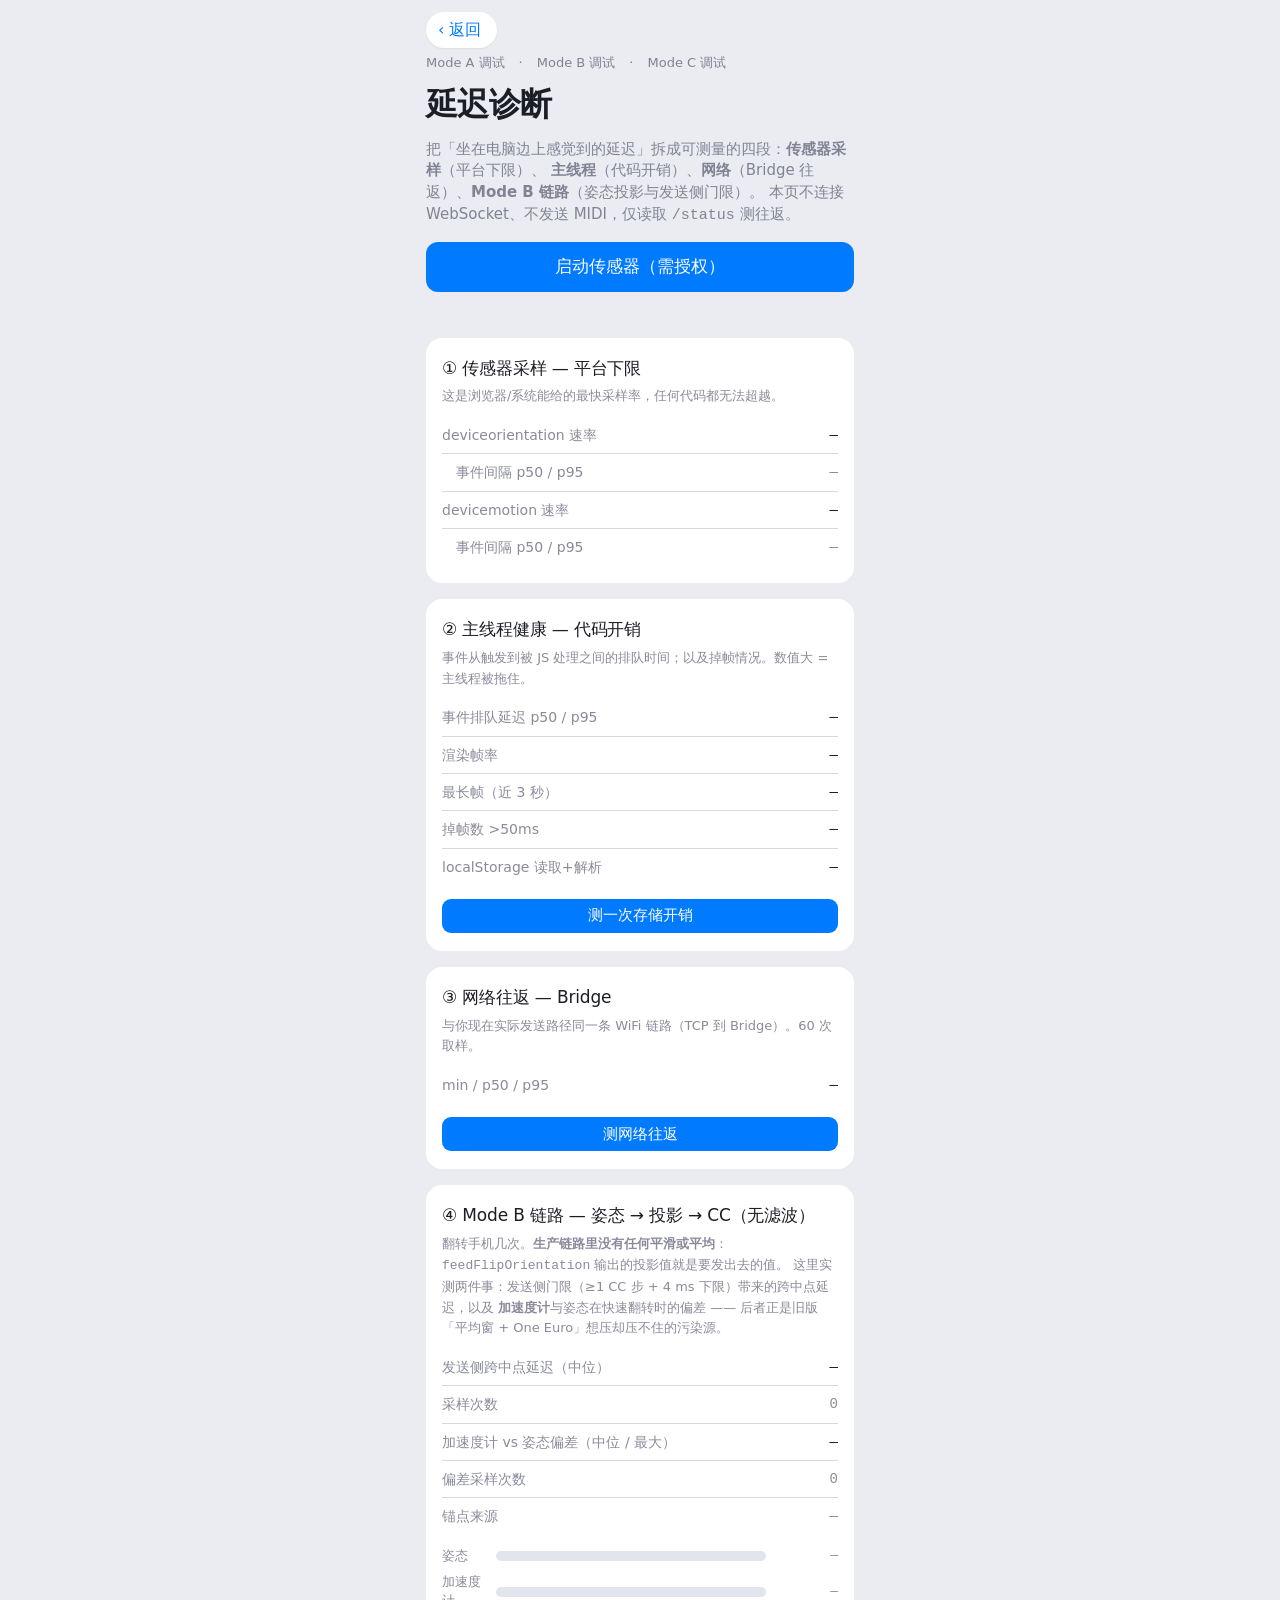
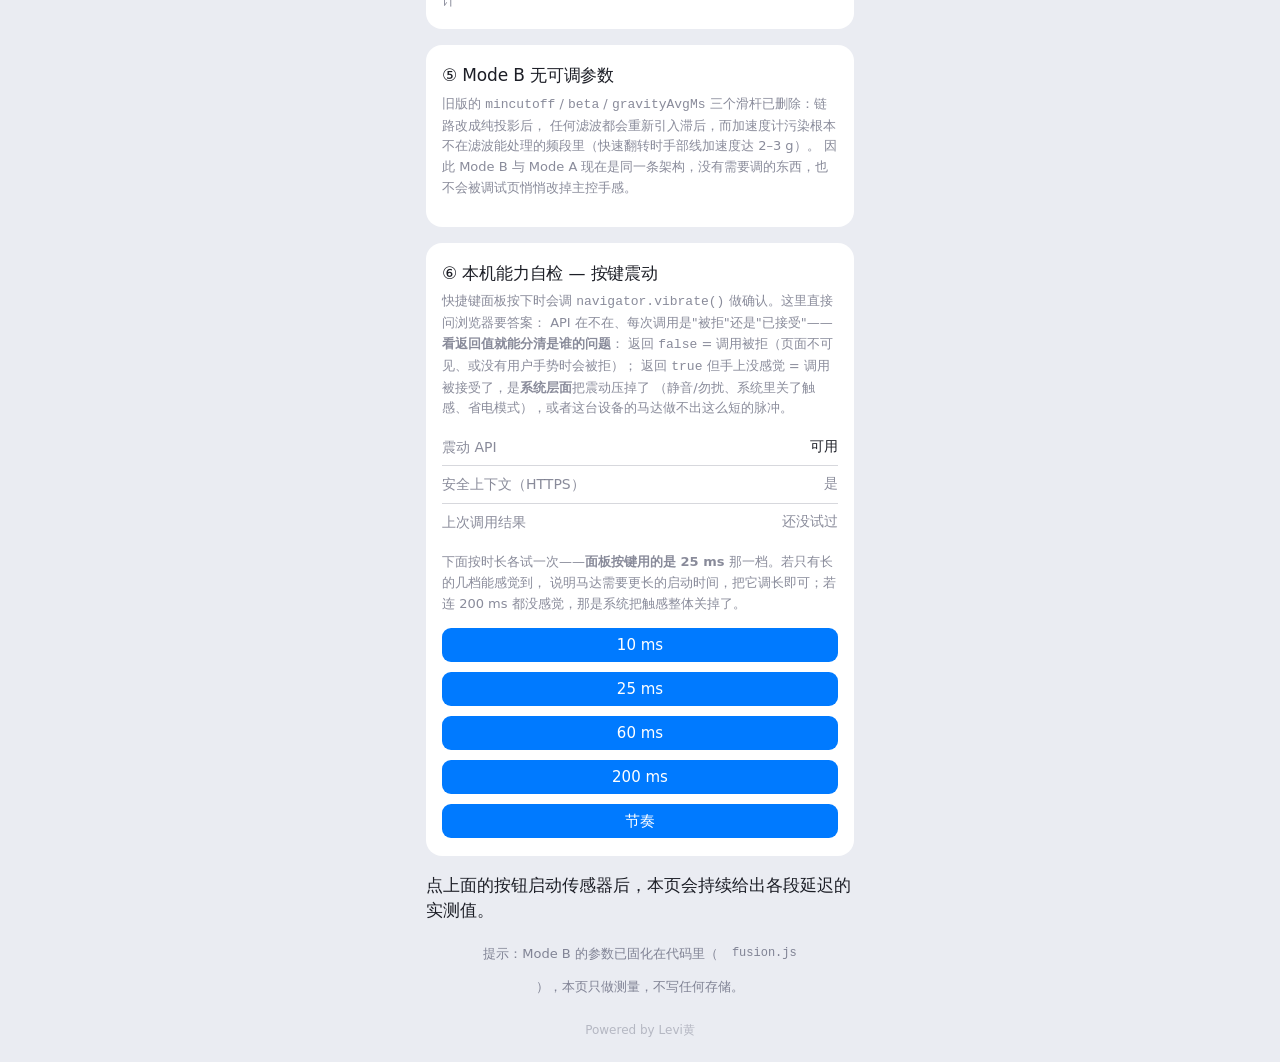
<file: web/latency.html>
<!DOCTYPE html>
<html lang="zh-CN">
<head>
<meta charset="UTF-8">
<meta name="viewport" content="width=device-width, initial-scale=1.0, user-scalable=no">
<title>延迟诊断</title>
<link rel="stylesheet" href="ios.css?v=11">
<style>
  /* 页面专属：单栏，卡片自上而下堆叠 */
  body { max-width: 460px; margin: 0 auto; }
  .card { padding: 18px 16px; }
  .card h2 { font-size: 17px; }
  .hint { font-size: 13px; line-height: 1.6; margin: 0 0 10px; }
  .kv td { padding: 8px 0; font-size: 14px; }
  .btn { width: 100%; }
  .bars { margin-top: 12px; }
</style>
</head>
<body>

<nav class="topbar"><a class="btn-back" href="/">‹ 返回</a></nav>
<p class="nav" style="justify-content:flex-start;margin-top:2px"><a href="/fusion-calibrate.html">Mode A 调试</a> · <a href="/fusion-calibrate-flip.html">Mode B 调试</a> · <a href="/fusion-calibrate-shake.html">Mode C 调试</a></p>

<h1>延迟诊断</h1>
<p class="sub">
  把「坐在电脑边上感觉到的延迟」拆成可测量的四段：<b>传感器采样</b>（平台下限）、
  <b>主线程</b>（代码开销）、<b>网络</b>（Bridge 往返）、<b>Mode B 链路</b>（姿态投影与发送侧门限）。
  本页不连接 WebSocket、不发送 MIDI，仅读取 <code>/status</code> 测往返。
</p>

<button class="btn btn-primary" id="btnStart">启动传感器（需授权）</button>
<p class="err" id="err"></p>

<div class="card">
  <h2>① 传感器采样 — 平台下限</h2>
  <p class="hint">这是浏览器/系统能给的最快采样率，任何代码都无法超越。</p>
  <table class="kv">
    <tr><td class="k">deviceorientation 速率</td><td class="v" id="rateOri">—</td></tr>
    <tr><td class="k">　事件间隔 p50 / p95</td><td class="v dim" id="rateOriIv">—</td></tr>
    <tr><td class="k">devicemotion 速率</td><td class="v" id="rateMot">—</td></tr>
    <tr><td class="k">　事件间隔 p50 / p95</td><td class="v dim" id="rateMotIv">—</td></tr>
  </table>
</div>

<div class="card">
  <h2>② 主线程健康 — 代码开销</h2>
  <p class="hint">事件从触发到被 JS 处理之间的排队时间；以及掉帧情况。数值大 = 主线程被拖住。</p>
  <table class="kv">
    <tr><td class="k">事件排队延迟 p50 / p95</td><td class="v" id="queueDelay">—</td></tr>
    <tr><td class="k">渲染帧率</td><td class="v" id="fps">—</td></tr>
    <tr><td class="k">最长帧（近 3 秒）</td><td class="v" id="longestFrame">—</td></tr>
    <tr><td class="k">掉帧数 &gt;50ms</td><td class="v" id="jankCount">—</td></tr>
    <tr><td class="k">localStorage 读取+解析</td><td class="v" id="storageCost">—</td></tr>
  </table>
  <div class="row-btn"><button class="btn btn-sm" id="btnStorage">测一次存储开销</button></div>
</div>

<div class="card">
  <h2>③ 网络往返 — Bridge</h2>
  <p class="hint">与你现在实际发送路径同一条 WiFi 链路（TCP 到 Bridge）。60 次取样。</p>
  <table class="kv">
    <tr><td class="k">min / p50 / p95</td><td class="v" id="rtt">—</td></tr>
  </table>
  <div class="row-btn"><button class="btn btn-sm" id="btnRtt">测网络往返</button></div>
</div>

<div class="card">
  <h2>④ Mode B 链路 — 姿态 → 投影 → CC（无滤波）</h2>
  <p class="hint">
    翻转手机几次。<b>生产链路里没有任何平滑或平均</b>：<code>feedFlipOrientation</code> 输出的投影值就是要发出去的值。
    这里实测两件事：发送侧门限（≥1 CC 步 + 4 ms 下限）带来的跨中点延迟，以及
    <b>加速度计</b>与姿态在快速翻转时的偏差 —— 后者正是旧版「平均窗 + One Euro」想压却压不住的污染源。
  </p>
  <table class="kv">
    <tr><td class="k">发送侧跨中点延迟（中位）</td><td class="v" id="lagMeasured">—</td></tr>
    <tr><td class="k">采样次数</td><td class="v dim" id="lagSamples">0</td></tr>
    <tr><td class="k">加速度计 vs 姿态偏差（中位 / 最大）</td><td class="v" id="driftMeasured">—</td></tr>
    <tr><td class="k">偏差采样次数</td><td class="v dim" id="driftSamples">0</td></tr>
    <tr><td class="k">锚点来源</td><td class="v dim" id="anchorSrc">—</td></tr>
  </table>
  <div class="bars">
    <div class="bar-line"><span class="name">姿态</span><span class="bar-track"><span class="bar-fill raw" id="barAtt"></span></span><span class="num" id="numAtt">—</span></div>
    <div class="bar-line"><span class="name">加速度计</span><span class="bar-track"><span class="bar-fill filt" id="barAcc"></span></span><span class="num" id="numAcc">—</span></div>
  </div>
</div>

<div class="card">
  <h2>⑤ Mode B 无可调参数</h2>
  <p class="hint">
    旧版的 <code>mincutoff</code> / <code>beta</code> / <code>gravityAvgMs</code> 三个滑杆已删除：链路改成纯投影后，
    任何滤波都会重新引入滞后，而加速度计污染根本不在滤波能处理的频段里（快速翻转时手部线加速度达 2–3 g）。
    因此 Mode B 与 Mode A 现在是同一条架构，没有需要调的东西，也不会被调试页悄悄改掉主控手感。
  </p>
</div>

<div class="card">
  <h2>⑥ 本机能力自检 — 按键震动</h2>
  <p class="hint">
    快捷键面板按下时会调 <code>navigator.vibrate()</code> 做确认。这里直接问浏览器要答案：
    API 在不在、每次调用是"被拒"还是"已接受"——<b>看返回值就能分清是谁的问题</b>：
    返回 <code>false</code> = 调用被拒（页面不可见、或没有用户手势时会被拒）；
    返回 <code>true</code> 但手上没感觉 = 调用被接受了，是<b>系统层面</b>把震动压掉了
    （静音/勿扰、系统里关了触感、省电模式），或者这台设备的马达做不出这么短的脉冲。
  </p>
  <table class="kv">
    <tr><td class="k">震动 API</td><td class="v" id="vibApi">—</td></tr>
    <tr><td class="k">安全上下文（HTTPS）</td><td class="v dim" id="vibSecure">—</td></tr>
    <tr><td class="k">上次调用结果</td><td class="v dim" id="vibResult">还没试过</td></tr>
  </table>
  <p class="hint" style="margin-top:12px">
    下面按时长各试一次——<b>面板按键用的是 25 ms</b> 那一档。若只有长的几档能感觉到，
    说明马达需要更长的启动时间，把它调长即可；若连 200 ms 都没感觉，那是系统把触感整体关掉了。
  </p>
  <div class="row-btn wrap-sm">
    <button class="btn btn-sm" id="btnVib10">10 ms</button>
    <button class="btn btn-sm" id="btnVib25">25 ms</button>
    <button class="btn btn-sm" id="btnVib60">60 ms</button>
    <button class="btn btn-sm" id="btnVib200">200 ms</button>
    <button class="btn btn-sm" id="btnVibPat">节奏</button>
  </div>
</div>

<p class="verdict" id="verdict">
  点上面的按钮启动传感器后，本页会持续给出各段延迟的实测值。
</p>

<p class="foot">
  提示：Mode B 的参数已固化在代码里（<code>fusion.js</code>），本页只做测量，不写任何存储。
</p>

<p class="foot-brand">Powered by Levi黄</p>

<script src="fusion.js?v=23"></script>
<script src="latency.js?v=4"></script>
</body>
</html>
</file>
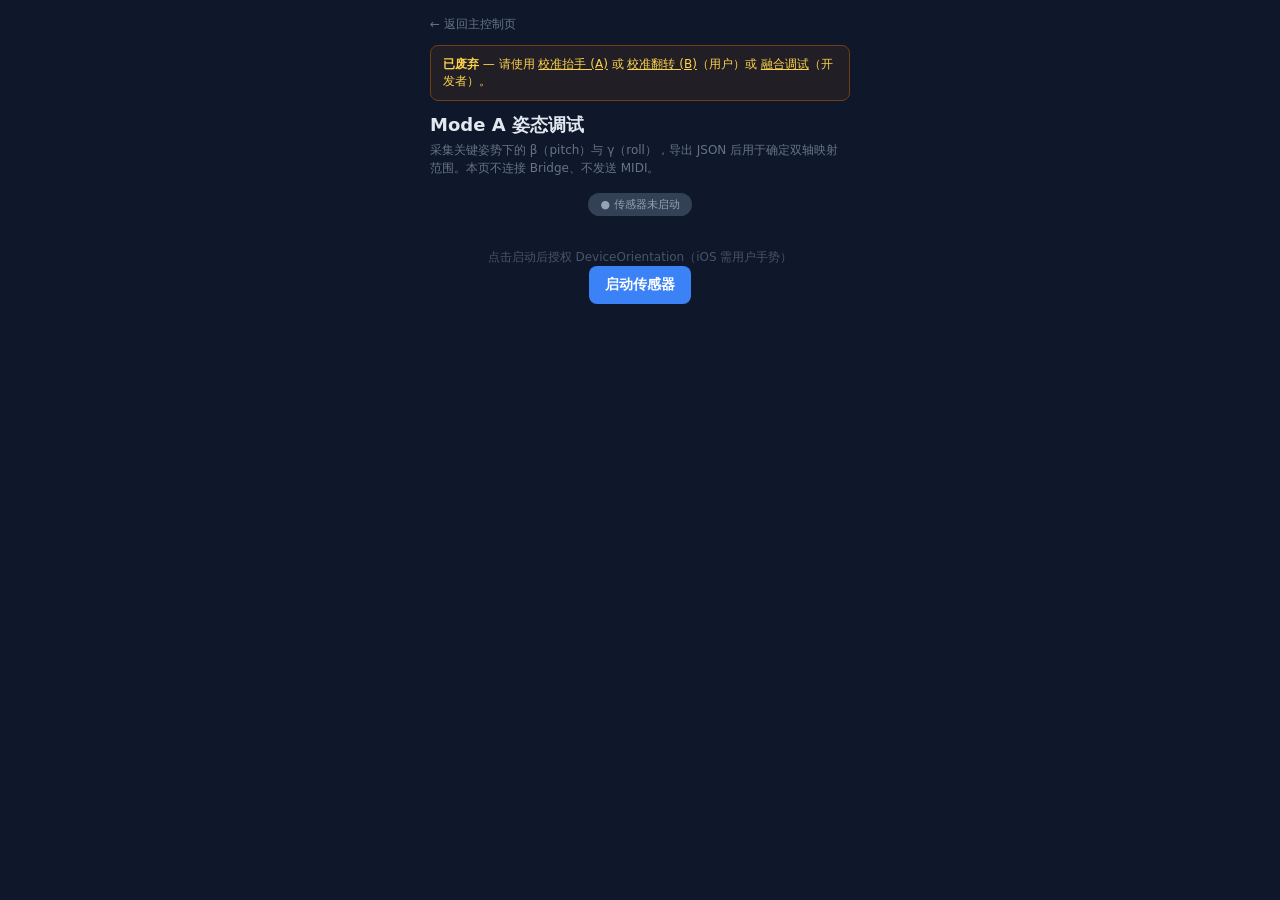
<file: web/pose-debug.html>
<!DOCTYPE html>
<html lang="zh-CN">
<head>
<meta charset="UTF-8">
<meta name="viewport" content="width=device-width, initial-scale=1.0, user-scalable=no">
<title>姿态调试 — Phone MIDI CC</title>
<style>
  *, *::before, *::after { box-sizing: border-box; margin: 0; padding: 0; }
  html, body { min-height: 100%; background: #0f172a; color: #e2e8f0; font-family: system-ui, -apple-system, sans-serif; }
  body { display: flex; flex-direction: column; align-items: center; padding: 16px 16px 48px; }

  .nav { width: 100%; max-width: 420px; margin-bottom: 12px; font-size: 12px; }
  .nav a { color: #64748b; text-decoration: none; }
  .nav a:hover { color: #94a3b8; }

  .header { width: 100%; max-width: 420px; margin-bottom: 16px; }
  .header h1 { font-size: 18px; font-weight: 600; }
  .header p { font-size: 12px; color: #64748b; margin-top: 4px; line-height: 1.5; }

  .status { font-size: 11px; padding: 4px 12px; border-radius: 99px; margin-bottom: 16px; }
  .status.off { background: #334155; color: #94a3b8; }
  .status.on { background: #065f46; color: #6ee7b7; }

  .panel { width: 100%; max-width: 420px; background: #1e293b; border-radius: 12px; padding: 14px; margin-bottom: 12px; }
  .panel-title { font-size: 12px; font-weight: 600; color: #94a3b8; margin-bottom: 10px; text-transform: uppercase; letter-spacing: 0.04em; }

  .live-grid { display: grid; grid-template-columns: 1fr 1fr; gap: 10px; }
  .live-item { background: #0f172a; border-radius: 8px; padding: 10px 12px; }
  .live-item.dim { opacity: 0.65; }
  .live-item.full { grid-column: 1 / -1; }
  .live-label { font-size: 11px; color: #64748b; margin-bottom: 2px; }
  .live-value { font-size: 28px; font-weight: 700; font-variant-numeric: tabular-nums; font-family: 'SF Mono', 'Cascadia Code', monospace; line-height: 1.1; }
  .live-unit { font-size: 14px; font-weight: 400; color: #64748b; }

  .pose-grid { display: flex; flex-wrap: wrap; gap: 8px; margin-bottom: 12px; }
  .pose-btn { padding: 8px 12px; border: 1px solid #334155; border-radius: 8px; background: #0f172a; color: #e2e8f0; font-size: 13px; cursor: pointer; }
  .pose-btn:active:not(:disabled) { background: #334155; }
  .pose-btn:disabled { opacity: 0.5; cursor: not-allowed; }
  .pose-btn.captured { border-color: #059669; color: #6ee7b7; }

  .snap-table { width: 100%; border-collapse: collapse; font-size: 12px; font-family: 'SF Mono', 'Cascadia Code', monospace; }
  .snap-table th { text-align: left; color: #64748b; font-weight: 500; padding: 6px 4px; border-bottom: 1px solid #334155; }
  .snap-table td { padding: 6px 4px; border-bottom: 1px solid #1e293b; }
  .snap-table tr:last-child td { border-bottom: none; }
  .snap-empty { color: #475569; font-size: 12px; text-align: center; padding: 16px 0; }

  .btn-row { display: flex; gap: 8px; flex-wrap: wrap; margin-top: 12px; }
  .btn { padding: 10px 16px; border: none; border-radius: 8px; font-size: 14px; font-weight: 600; cursor: pointer; }
  .btn-primary { background: #3b82f6; color: #fff; }
  .btn-primary:active { background: #2563eb; }
  .btn-primary:disabled { background: #334155; color: #64748b; cursor: not-allowed; }
  .btn-secondary { background: #334155; color: #e2e8f0; }
  .btn-secondary:active { background: #475569; }
  .btn-danger { background: transparent; border: 1px solid #7f1d1d; color: #f87171; }
  .btn-danger:active { background: #7f1d1d33; }

  .hint { font-size: 12px; color: #475569; margin-top: 8px; line-height: 1.5; }
  .error { color: #f87171; font-size: 13px; margin-top: 8px; }
  .toast { position: fixed; bottom: 24px; left: 50%; transform: translateX(-50%); background: #065f46; color: #6ee7b7; padding: 8px 16px; border-radius: 8px; font-size: 13px; opacity: 0; transition: opacity 0.2s; pointer-events: none; z-index: 10; }
  .toast.show { opacity: 1; }

  .export-area { display: none; width: 100%; margin-top: 10px; }
  .export-area.show { display: block; }
  .export-area textarea { width: 100%; height: 120px; padding: 8px; border: 1px solid #334155; border-radius: 8px; background: #0f172a; color: #94a3b8; font-size: 11px; font-family: 'SF Mono', monospace; resize: vertical; }

  .meta { font-size: 11px; color: #475569; margin-top: 4px; }
</style>
</head>
<body>

<nav class="nav"><a href="/">← 返回主控制页</a></nav>

<div class="header" style="background:#713f1233;border:1px solid #713f12;border-radius:8px;padding:10px 12px;margin-bottom:12px;font-size:12px;color:#fcd34d">
  <strong>已废弃</strong> — 请使用 <a href="/calibrate-lift.html" style="color:#fcd34d">校准抬手 (A)</a> 或 <a href="/calibrate-flip.html" style="color:#fcd34d">校准翻转 (B)</a>（用户）或 <a href="/fusion-calibrate.html" style="color:#fcd34d">融合调试</a>（开发者）。
</div>

<div class="header">
  <h1>Mode A 姿态调试</h1>
  <p>采集关键姿势下的 β（pitch）与 γ（roll），导出 JSON 后用于确定双轴映射范围。本页不连接 Bridge、不发送 MIDI。</p>
</div>

<div class="status off" id="status">● 传感器未启动</div>

<div class="panel" id="livePanel" style="display:none">
  <div class="panel-title">实时姿态</div>
  <div class="live-grid">
    <div class="live-item">
      <div class="live-label">β pitch</div>
      <div class="live-value"><span id="liveBeta">—</span><span class="live-unit">°</span></div>
    </div>
    <div class="live-item">
      <div class="live-label">γ roll</div>
      <div class="live-value"><span id="liveGamma">—</span><span class="live-unit">°</span></div>
    </div>
    <div class="live-item dim full">
      <div class="live-label">α yaw（仅供参考）</div>
      <div class="live-value" style="font-size:20px"><span id="liveAlpha">—</span><span class="live-unit">°</span></div>
    </div>
  </div>
  <div class="meta" id="orientationMeta"></div>
</div>

<div class="panel" id="capturePanel" style="display:none">
  <div class="panel-title">关键姿势抓拍</div>
  <p class="hint">保持竖屏握持。摆好姿势后点击对应按钮，将采样约 0.4 秒取平均。</p>
  <div class="pose-grid" id="poseButtons"></div>
  <table class="snap-table">
    <thead>
      <tr><th>姿势</th><th>β</th><th>γ</th><th>时间</th></tr>
    </thead>
    <tbody id="snapBody">
      <tr><td colspan="4" class="snap-empty">尚未抓拍</td></tr>
    </tbody>
  </table>
  <div class="btn-row">
    <button class="btn btn-secondary" id="btnCopy" type="button">复制 JSON</button>
    <button class="btn btn-danger" id="btnClear" type="button">清空全部</button>
  </div>
  <div class="export-area" id="exportArea">
    <p class="hint">无法自动复制时，请手动全选下方文本：</p>
    <textarea id="exportText" readonly></textarea>
  </div>
</div>

<div class="error" id="error"></div>
<p class="hint" id="hint">点击启动后授权 DeviceOrientation（iOS 需用户手势）</p>

<button class="btn btn-primary" id="btnStart" type="button">启动传感器</button>

<div class="toast" id="toast"></div>

<script src="pose-debug.js"></script>
</body>
</html>
</file>
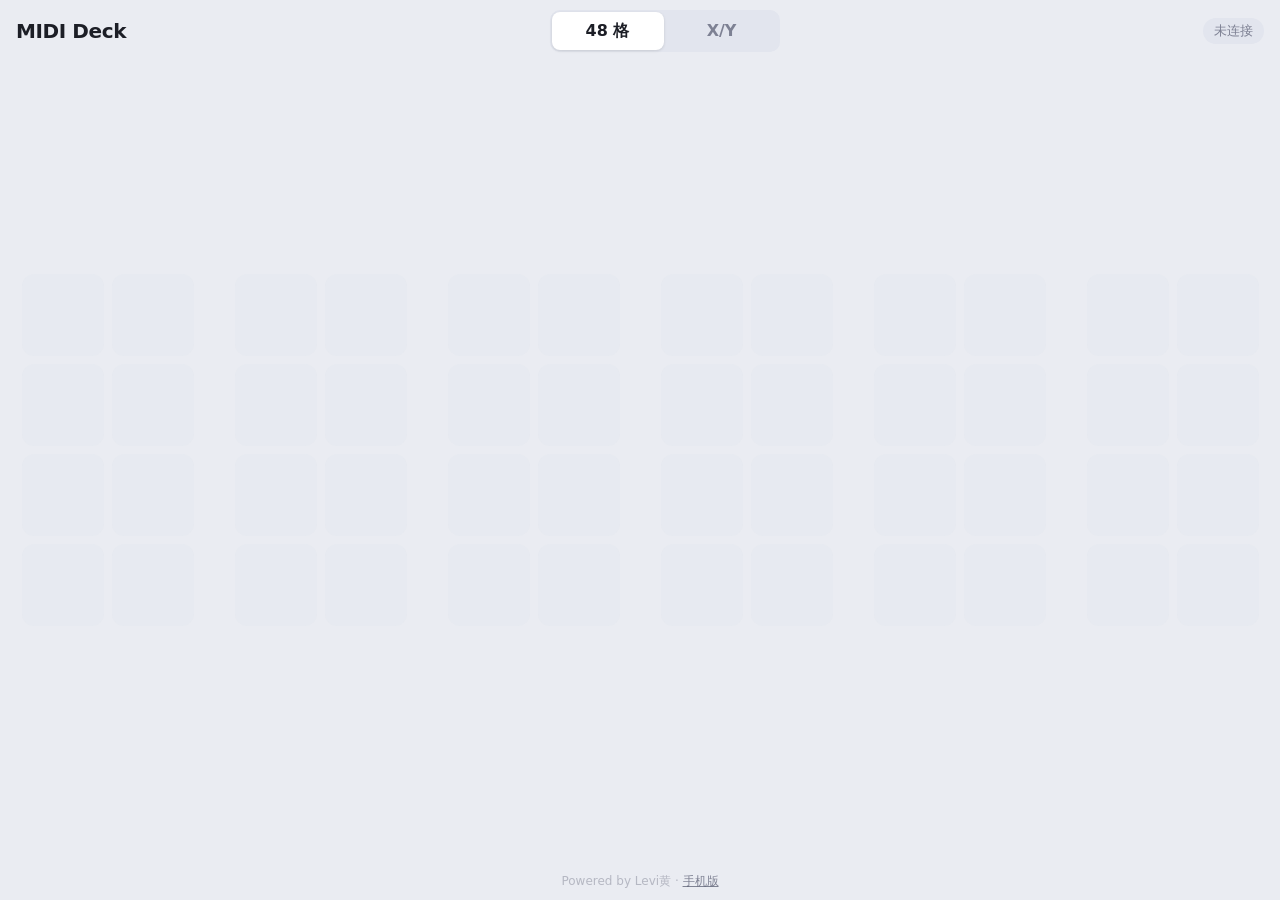
<file: web/tablet.html>
<!DOCTYPE html>
<html lang="zh-CN" data-route="tablet">
<head>
<meta charset="UTF-8">
<meta name="viewport" content="width=device-width, initial-scale=1.0, user-scalable=no, viewport-fit=cover">
<meta name="apple-mobile-web-app-capable" content="yes">
<title>MIDI Deck — 平板</title>
<link rel="stylesheet" href="ios.css?v=12">
<!-- 判定必须在渲染前跑：手机误入本页会被立刻送回 /pad.html，平板留在本页。 -->
<script src="device.js?v=1"></script>
<style>
  /* 平板专用页：顶栏两个视图（48 格 / X/Y），没有 Digital Fader（平板拿在桌上的姿势
     不适合做抬手/翻腕/摇晃，用户明确不需要）。
     为什么是单独一页而不是给 pad.html 加媒体查询：48 格的**结构**与手机的 6 页 × 8 格不同
     （一屏 48 格、没有页签、字号跟着格子算），塞进同一个文件会让两边互相牵制；而格子本身
     的建格/绘制/按下/松开/离线拒按/震动全在 padgrid.js 里，两个宿主共用同一份实现。 */
  html, body { height: 100%; }
  body {
    display: flex; flex-direction: column; gap: 8px;
    height: 100vh;                 /* 老 iPadOS 不认 dvh 时的退路 */
    height: 100dvh; overflow: hidden; padding: 10px 16px calc(10px + env(safe-area-inset-bottom));
    touch-action: manipulation;
    -webkit-user-select: none; user-select: none; -webkit-touch-callout: none;
  }

  header { display: flex; align-items: center; gap: 14px; flex: 0 0 auto; min-height: 38px; }
  .brand { margin: 0; font-size: 20px; line-height: 1.1; letter-spacing: -0.02em; }
  /* 视图切换 = iOS 分段控件，放中间（两边是品牌与连接状态，margin auto 把它挤到中间） */
  #views { display: flex; gap: 2px; background: var(--fill); border-radius: 10px;
           padding: 2px; margin-inline: auto; }
  #views .tab { min-width: 112px; height: 38px; padding: 0 18px;
                border: 0; border-radius: 8px; background: transparent;
                color: var(--label-2); font: inherit; font-size: 16px; font-weight: 600; }
  #views .tab.active { background: var(--card); color: var(--label);
                       box-shadow: 0 1px 3px rgba(0, 0, 0, 0.12); }

  main { flex: 1 1 auto; min-height: 0; width: 100%; }
  /* !important：下面 #viewPad / #viewXy 是 ID 选择器，普通 .hidden 压不过它们 */
  main.hidden { display: none !important; }

  /* ── 48 格：六页左右并排（每页 2 列 × 4 行，和手机一模一样）────────────────
     六页 = 6 个独立的 2×4 网格，页与页之间留更宽的一道缝（gap 由 tablet.js 按格子大小算）；
     每页仍是一个 padgrid 实例（page = 0…5），所以触发编号还是 `页号 × 8 + 序号`。
     宽高由 tablet.js 按可用空间算成"正方形格子"，--cell-size 只用于字号。 */
  #viewPad { display: grid; place-items: center; }
  #grid { display: flex; align-items: center; justify-content: center; }
  .pgrid {
    display: grid; gap: 8px;
    grid-template-columns: repeat(2, 1fr); grid-template-rows: repeat(4, 1fr);
  }
  .pgrid .cell {
    /* 字号跟着格子走，但上下都夹住：12 列并排后格子会明显比手机小，照手机那档字号会挤成三行 */
    font-size: clamp(12px, calc(var(--cell-size, 48px) * 0.22), 22px);
    padding: 4px; border-radius: 12px; line-height: 1.15;
  }
  .pgrid.offline .cell { pointer-events: none; opacity: 0.4; }

  /* ── X/Y：整个面自适应到平板尺寸 ─────────────────────────────────────────
     横屏时控制项放右栏，pad 占满剩下的高度（手机那种"pad 下面叠四行"会把 pad 压到很小）；
     竖屏时上下排。具体像素由 tablet.js 量舞台后写死成正方形。 */
  #viewXy { display: flex; }
  .xy-layout { display: flex; gap: 18px; width: 100%; height: 100%; align-items: stretch; }
  .xy-stage { flex: 1 1 auto; min-width: 0; min-height: 0; display: grid; place-items: center; }
  .xy-stage .xy-plane { width: min(100%, 78vh); }   /* JS 量完舞台后会改成精确的 px（正方形） */
  .xy-stage .xy-marker { width: 34px; height: 34px; margin: -17px 0 0 -17px; }
  .xy-side { flex: 0 0 300px; display: flex; flex-direction: column;
             justify-content: center; gap: 12px; }
  .xy-side .xy-actions .btn { flex: 1 1 0; min-height: 46px; font-size: 17px; margin-top: 0; }
  .xy-presets { display: flex; flex-direction: column; align-items: stretch; gap: 8px; }
  .xy-presets .btn { min-height: 42px; font-size: 16px; }
  /* 选中态：xy.js 按"当前两个 CC 号是否正好是这套预设"加 .sel（与 xy.html 同一条规则）。 */
  .xy-presets .btn.sel { background: var(--blue); color: #fff; }
  .xy-cfg { justify-content: flex-start; }
  @media (orientation: portrait) {
    .xy-layout { flex-direction: column; }
    /* 竖屏时舞台在上面（正方形用满宽度），控制项在下面。整栏限宽并居中：820 宽的面板上
       让输入框拉成 260 px 只会显得松垮。 */
    .xy-side { flex: 0 0 auto; width: 100%; max-width: 720px; margin-inline: auto; }
    .xy-cfg .range-input { flex: 0 0 96px; width: 96px; }
  }

  #err { flex: 0 0 auto; margin: 0; min-height: 16px; text-align: center;
         font-size: 13px; color: var(--orange); }
  .foot-brand { margin: 0; }
  .foot-brand a { color: var(--label-2); text-decoration: underline; }
</style>
</head>
<body>

<header>
  <h1 class="brand">MIDI Deck</h1>
  <nav id="views">
    <button class="tab active" type="button" data-view="pad">48 格</button>
    <button class="tab" type="button" data-view="xy">X/Y</button>
  </nav>
  <span class="status wait" id="conn">连接中…</span>
</header>

<!-- 48 格视图：6 页 × 8 格全部铺在一页上（一行 = 手机上的一页） -->
<main id="viewPad">
  <div id="grid"></div>
</main>

<!-- X/Y 视图：元素 id 与 xy.html 完全一致，直接复用 xy.js（它按 id 取元素）。
     这样平板的 X/Y 与手机的是**同一份实现**，不存在两套行为。 -->
<main id="viewXy" class="hidden">
  <div class="xy-layout">
    <div class="xy-stage">
      <div class="xy-plane unset" id="plane">
        <div class="xy-h"></div>
        <div class="xy-v"></div>
        <div class="xy-marker"></div>
      </div>
    </div>
    <aside class="xy-side">
      <div class="xy-actions">
        <button class="btn btn-ghost" id="btnCenter" type="button">回中</button>
        <button class="btn btn-ghost" id="btnFreeze" type="button">冻结</button>
      </div>

      <p class="xy-readout dim" id="readout">未连接</p>
      <p class="xy-readout dim" id="hint"></p>

      <div class="xy-presets" id="presets">
        <span class="range-label">快速预设</span>
        <button class="btn btn-ghost" id="presetExpr" type="button"
                title="X = CC1（调制/颤音）、Y = CC11（表情）；只填这两个号，仍可手改。注意与推子同用 CC1，别和推子同时跑">弦乐表情</button>
        <button class="btn btn-ghost" id="presetXy" type="button"
                title="X = CC20、Y = CC21（默认）；只填这两个号，仍可手改">X/Y Pad</button>
      </div>

      <div class="xy-cfg">
        <span class="range-label">X CC</span>
        <input class="range-input" id="ccX" type="number" min="0" max="127" step="1" value="20">
        <span class="range-label">Y CC</span>
        <input class="range-input" id="ccY" type="number" min="0" max="127" step="1" value="21">
        <span class="range-label">Ch</span>
        <select class="cfg-select" id="selCh" aria-label="MIDI 通道"></select>
      </div>
    </aside>
  </div>
</main>

<p id="err"></p>
<p class="foot-brand">Powered by Levi黄 · <a href="/?device=phone">手机版</a></p>

<!-- padgrid.js：格子实现（与手机同一份）；tablet.js：48 格宿主 + 视图切换 + 两个视图的自适应；
     xy.js：X/Y 控制器（与手机同一份，靠相同 id 复用） -->
<script src="padgrid.js?v=3"></script>
<script src="tablet.js?v=1"></script>
<script src="xy.js?v=2"></script>
</body>
</html>
</file>
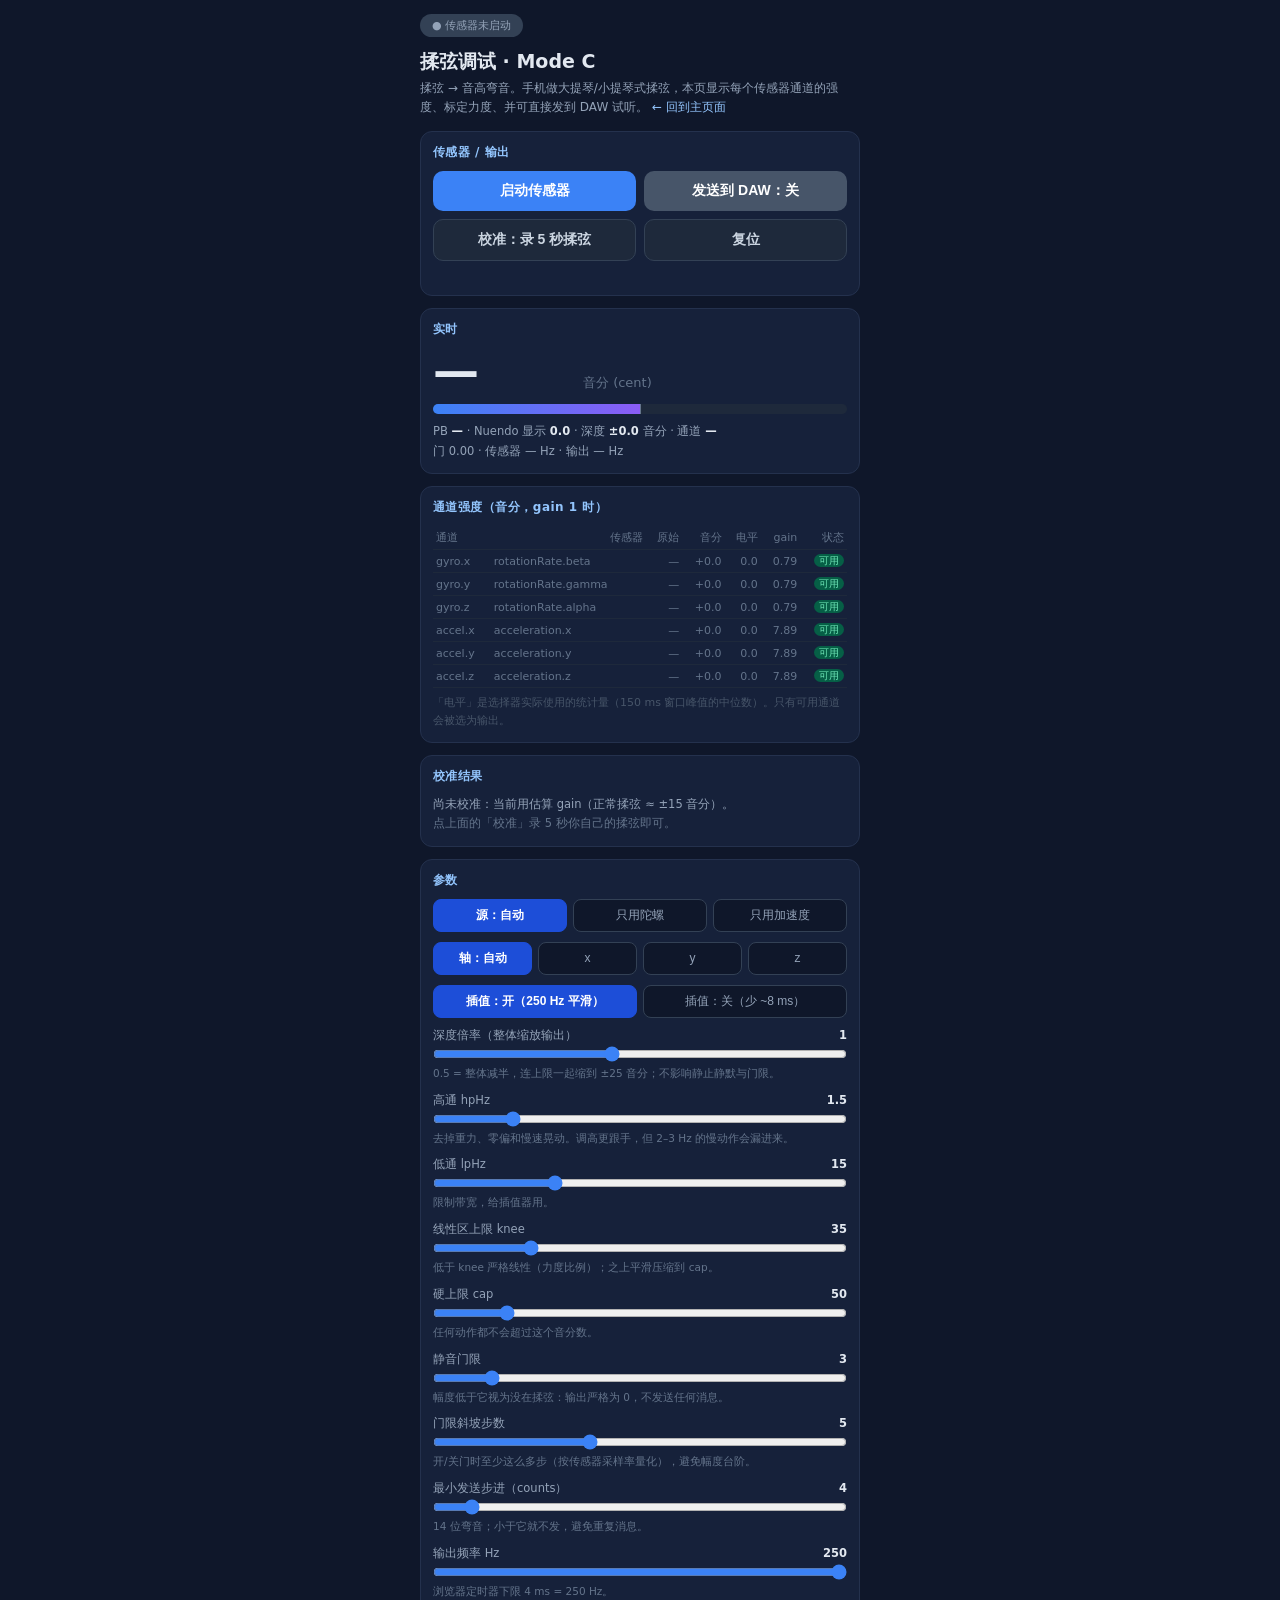
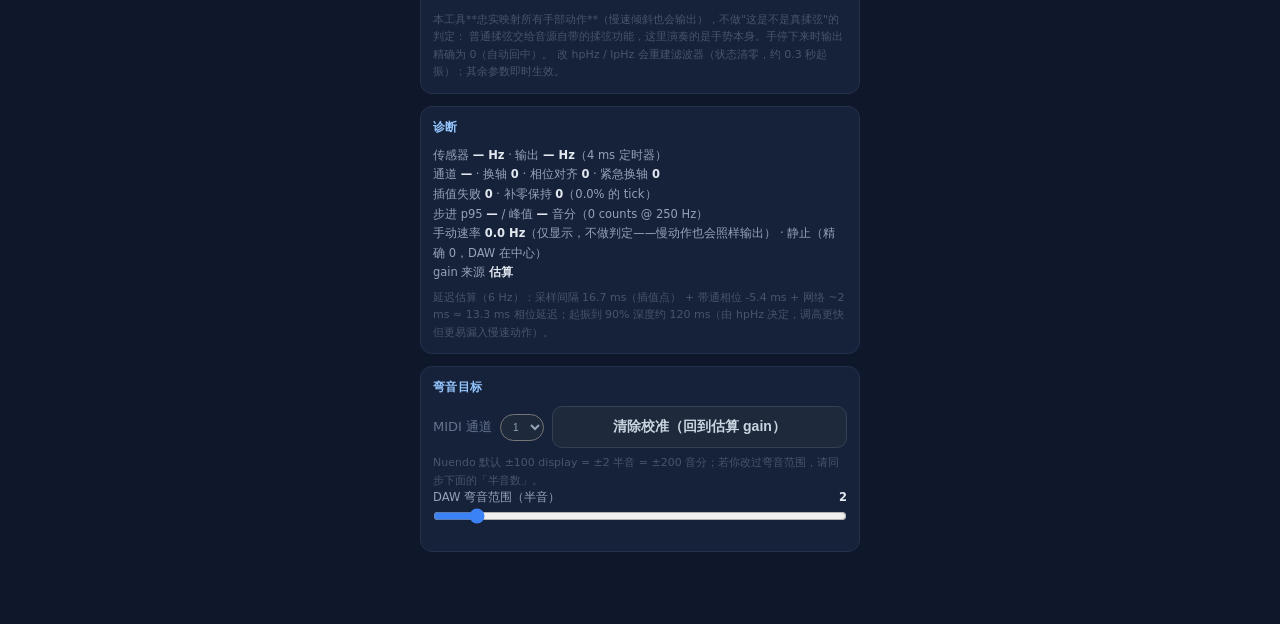
<file: web/vibrato-lab.html>
<!DOCTYPE html>
<html lang="zh-CN">
<head>
<meta charset="UTF-8">
<meta name="viewport" content="width=device-width, initial-scale=1.0, user-scalable=no">
<title>揉弦调试 · Mode C</title>
<style>
  *, *::before, *::after { box-sizing: border-box; margin: 0; padding: 0; }
  html, body { min-height: 100%; background: #0f172a; color: #e2e8f0; font-family: system-ui, -apple-system, sans-serif; }
  body { padding: 14px 14px 60px; display: flex; flex-direction: column; align-items: center; }
  main { width: 100%; max-width: 440px; }

  .status { font-size: 11px; padding: 4px 12px; border-radius: 99px; display: inline-block; margin-bottom: 12px; }
  .status.off { background: #334155; color: #94a3b8; }
  .status.on { background: #065f46; color: #6ee7b7; }
  .status.warn { background: #713f12; color: #fcd34d; }

  h1 { font-size: 19px; font-weight: 700; margin-bottom: 4px; }
  .sub { font-size: 12px; color: #94a3b8; line-height: 1.6; margin-bottom: 14px; }
  .sub a { color: #93c5fd; text-decoration: none; }

  section { background: #16213a; border: 1px solid #24314d; border-radius: 12px; padding: 12px; margin-bottom: 12px; }
  section > h2 { font-size: 12px; font-weight: 600; color: #93c5fd; letter-spacing: 0.04em; margin-bottom: 10px; }

  .row { display: flex; gap: 8px; flex-wrap: wrap; }
  .btn { flex: 1; min-width: 96px; padding: 11px 10px; border: none; border-radius: 10px; font-size: 14px; font-weight: 600; cursor: pointer; background: #3b82f6; color: #fff; }
  .btn:active { background: #2563eb; }
  .btn.ghost { background: #1e293b; color: #cbd5e1; border: 1px solid #334155; }
  .btn.ghost:active { background: #334155; }
  .btn.on { background: #059669; }
  .btn.off { background: #475569; }
  .btn:disabled { background: #334155; color: #64748b; }

  .readout { display: flex; align-items: baseline; gap: 10px; }
  .big { font-size: 46px; font-weight: 700; font-variant-numeric: tabular-nums; line-height: 1; min-width: 140px; }
  .unit { font-size: 13px; color: #64748b; }
  .kvs { font-size: 11.5px; color: #94a3b8; margin-top: 8px; font-variant-numeric: tabular-nums; line-height: 1.7; }
  .kvs b { color: #e2e8f0; font-weight: 600; }

  .bar-wrap { height: 10px; background: #1e293b; border-radius: 5px; overflow: hidden; margin-top: 10px; position: relative; }
  .bar-fill { height: 100%; background: linear-gradient(90deg, #3b82f6, #8b5cf6); }
  .bar-mid { position: absolute; left: 50%; top: 0; width: 1px; height: 100%; background: #64748b; }

  table { width: 100%; border-collapse: collapse; font-size: 11px; font-variant-numeric: tabular-nums; }
  th, td { text-align: right; padding: 4px 3px; border-bottom: 1px solid #1e293b; white-space: nowrap; }
  th:first-child, td:first-child { text-align: left; }
  th { color: #64748b; font-weight: 500; }
  tr.dead td { color: #64748b; }
  tr.live td { color: #e2e8f0; }
  tr.pick td { color: #6ee7b7; font-weight: 600; }
  .tag { font-size: 10px; padding: 1px 5px; border-radius: 99px; background: #1e293b; color: #94a3b8; }
  .tag.ok { background: #065f46; color: #6ee7b7; }
  .tag.no { background: #3f1d1d; color: #fca5a5; }

  .sl { margin-bottom: 11px; }
  .sl-head { display: flex; justify-content: space-between; font-size: 11.5px; color: #94a3b8; margin-bottom: 3px; }
  .sl-head b { color: #e2e8f0; font-variant-numeric: tabular-nums; }
  .sl input[type=range] { width: 100%; accent-color: #3b82f6; }
  .sl-note { font-size: 10.5px; color: #64748b; line-height: 1.5; }

  .seg { display: flex; gap: 6px; margin-bottom: 10px; }
  .seg button { flex: 1; padding: 7px 4px; border-radius: 8px; border: 1px solid #334155; background: #0f172a; color: #94a3b8; font-size: 12px; cursor: pointer; }
  .seg button.sel { background: #1d4ed8; border-color: #1d4ed8; color: #fff; font-weight: 600; }

  .err { color: #fca5a5; font-size: 12px; min-height: 16px; margin-top: 6px; }
  .hint { font-size: 11px; color: #475569; line-height: 1.6; margin-top: 6px; }
</style>
</head>
<body>
<main>
  <div class="status off" id="status">● 传感器未启动</div>
  <h1>揉弦调试 · Mode C</h1>
  <p class="sub">
    揉弦 → 音高弯音。手机做大提琴/小提琴式揉弦，本页显示每个传感器通道的强度、标定力度、并可直接发到 DAW 试听。
    <a href="/fader.html?mode=C">← 回到主页面</a>
  </p>

  <section>
    <h2>传感器 / 输出</h2>
    <div class="row">
      <button class="btn" id="btnSensor">启动传感器</button>
      <button class="btn off" id="btnDaw">发送到 DAW：关</button>
    </div>
    <div class="row" style="margin-top:8px">
      <button class="btn ghost" id="btnCal">校准：录 5 秒揉弦</button>
      <button class="btn ghost" id="btnReset">复位</button>
    </div>
    <div class="err" id="err"></div>
  </section>

  <section>
    <h2>实时</h2>
    <div class="readout">
      <div class="big" id="cents">—</div>
      <div class="unit">音分 (cent)</div>
    </div>
    <div class="bar-wrap"><div class="bar-mid"></div><div class="bar-fill" id="bar" style="width:50%"></div></div>
    <div class="kvs" id="live">等待传感器…</div>
  </section>

  <section>
    <h2>通道强度（音分，gain 1 时）</h2>
    <table>
      <thead>
        <tr><th>通道</th><th>传感器</th><th>原始</th><th>音分</th><th>电平</th><th>gain</th><th>状态</th></tr>
      </thead>
      <tbody id="chBody"></tbody>
    </table>
    <p class="hint">「电平」是选择器实际使用的统计量（150 ms 窗口峰值的中位数）。只有可用通道会被选为输出。</p>
  </section>

  <section>
    <h2>校准结果</h2>
    <div class="kvs" id="calOut">尚未校准：当前用估算 gain（正常揉弦 ≈ ±30 音分）。</div>
  </section>

  <section>
    <h2>参数</h2>
    <div class="seg" id="segSrc"></div>
    <div class="seg" id="segAxis"></div>
    <div class="seg" id="segInterp"></div>
    <div id="sliders"></div>
    <p class="hint">本工具**忠实映射所有手部动作**（慢速倾斜也会输出），不做"这是不是真揉弦"的判定：
      普通揉弦交给音源自带的揉弦功能，这里演奏的是手势本身。手停下来时输出精确为 0（自动回中）。
      改 hpHz / lpHz 会重建滤波器（状态清零，约 0.3 秒起振）；其余参数即时生效。</p>
  </section>

  <section>
    <h2>诊断</h2>
    <div class="kvs" id="diag">—</div>
    <p class="hint" id="latHint"></p>
  </section>

  <section>
    <h2>弯音目标</h2>
    <div class="row" style="align-items:center">
      <span class="unit">MIDI 通道</span>
      <select class="tag" id="ch" style="padding:6px 8px">
        <option value="0">1</option><option value="1">2</option><option value="2">3</option><option value="3">4</option>
        <option value="4">5</option><option value="5">6</option><option value="6">7</option><option value="7">8</option>
      </select>
      <button class="btn ghost" id="btnClear" style="flex:2">清除校准（回到估算 gain）</button>
    </div>
    <p class="hint">Nuendo 默认 ±100 display = ±2 半音 = ±200 音分；若你改过弯音范围，请同步下面的「半音数」。 </p>
    <div class="sl">
      <div class="sl-head"><span>DAW 弯音范围（半音）</span><b id="semV">2</b></div>
      <input type="range" id="sem" min="1" max="12" step="1" value="2">
    </div>
  </section>
</main>

<script src="vibrato.js?v=20"></script>
<script src="vibrato-lab.js?v=20"></script>
</body>
</html>
</file>
<file: web/ios.css>
/* Phone MIDI CC — 手机端统一样式（Apple / iOS 设计语言）
 *
 * 设计决定见 docs/spec/shortcut-pad.md §9 T3：用户要求"照搬苹果那套"，不逐一拍配色细节。
 * 这里只做两件事：把 iOS 的设计令牌（颜色/字阶/圆角/间隔）定义一次，再用**原有类名**覆盖
 * 各页面的观感——标记结构基本不动，所以不会碰坏 id 与页面脚本。
 *
 * 覆盖的页面：/（推子）、/pad.html（快捷键面板）、/latency.html（延迟诊断）、
 *            /calibrate-lift|flip|shake.html（校准向导）
 * 不覆盖：开发调试页（fusion-calibrate*.html、pose-debug、vibrato-lab）——它们在 PC 上看。
 *
 * **只有浅色一套**：曾经写过 prefers-color-scheme: dark 的第二组令牌，结果深色系统
 * （以及无头截图环境）整片渲染成黑底——用户要的是浅灰，所以深色分支已删除。
 */

/* ── 设计令牌 ────────────────────────────────────────────────────────────── */
:root {
  /* 浅灰底 + 纯白卡片（iOS 分组列表的观感）。**刻意不跟随系统深色**：用户要的就是浅色，
     跟着壳走会在深色系统上整片变黑。
     灰阶**带一点点蓝**（蓝通道比红高 8～12，约占量程的 3–5%）：纯中性灰的饱和度是 0，
     看起来发脏发死；iOS 自己的分组底 #F2F2F7 也是冷灰。用户原话："只要一点点一点点一点点"。 */
  --bg: #eaecf2;              /* 浅灰页面底（冷灰） */
  --card: #ffffff;            /* 卡片——保持纯白，冷灰底上的白卡片才是 iOS 那种干净感 */
  --fill: #e2e5ee;            /* 表单/分段控件的填充（比页面底略深一档） */
  --blue: #007aff;            /* systemBlue */
  --green: #34c759;
  --orange: #ff9500;
  --red: #ff3b30;

  --label: #1c1e26;           /* 近黑（不用纯黑，冷灰底上更柔和；同样略带蓝） */
  --label-2: rgba(58, 62, 86, 0.60);   /* secondaryLabel */
  --label-3: rgba(58, 62, 86, 0.30);   /* tertiaryLabel */
  --sep: rgba(58, 62, 86, 0.20);       /* separator */

  --radius: 12px;             /* 卡片与按钮 */
  --radius-lg: 16px;          /* 大卡片 */
  --radius-cell: 14px;        /* 面板按钮 */
  --gap: 16px;

  /* 等线优先（Windows/PC 上渲染轻、干净），iOS 上仍是系统 SF 字体 */
  --font: -apple-system, BlinkMacSystemFont, "SF Pro Text", "DengXian", "等线",
          system-ui, "Segoe UI", Roboto, "PingFang SC", "Microsoft YaHei", sans-serif;
  --mono: ui-monospace, SFMono-Regular, "SF Mono", Consolas, monospace;

  --tap: transparent;         /* -webkit-tap-highlight-color */
}

/* ── 基座 ────────────────────────────────────────────────────────────────── */
*, *::before, *::after { box-sizing: border-box; }

html, body {
  margin: 0;
  background: var(--bg);
  color: var(--label);
  font-family: var(--font);
  font-size: 17px;              /* iOS body */
  line-height: 1.45;
  /* 钉死浅色：不跟随系统深色。表单控件/滚动条也按浅色渲染，避免深色系统下"白卡片黑控件"。 */
  color-scheme: light;
  -webkit-text-size-adjust: 100%;
  -webkit-tap-highlight-color: var(--tap);
  overscroll-behavior-y: none;
}

body {
  min-height: 100%;
  padding: calc(12px + env(safe-area-inset-top)) var(--gap)
           calc(24px + env(safe-area-inset-bottom));
}

/* 页头：大标题 + 说明（iOS Large Title） */
h1, .setup-title {
  margin: 4px 0 6px;
  font-size: 32px;
  line-height: 1.18;
  font-weight: 600;
  letter-spacing: -0.02em;
  color: var(--label);
}

.setup-header { text-align: center; margin-bottom: 20px; }
.setup-intro, .sub, .desc, .hint {
  font-size: 15px;
  color: var(--label-2);
}
.setup-intro { text-align: left; }
.setup-intro ol { margin: 10px 0 0 1.15em; padding: 0; }
.setup-intro li { margin-bottom: 6px; }

a { color: var(--blue); text-decoration: none; }

/* ── 导航 ────────────────────────────────────────────────────────────────── */
/* 统一的"返回"：**每个次级页面左上角同一个样子**（用户："现在一个页面一个返回位置，并且返回按钮
   不够醒目，统一放到页面左上角"）。做成实心胶囊而不是裸文字链接——它得一眼看得见、一按就准。 */
.topbar {
  width: 100%;
  max-width: 420px;
  display: flex;
  align-items: center;
  gap: 10px;
  margin: 0 0 6px;
}
.btn-back {
  display: inline-flex; align-items: center;
  min-height: 36px; padding: 0 16px 0 12px;
  border: none; border-radius: 999px;
  background: var(--card);
  color: var(--blue);
  font: inherit; font-size: 16px; font-weight: 500;
  text-decoration: none;
  box-shadow: 0 1px 2px rgba(0, 0, 0, 0.07);
  transition: transform 60ms ease, background 120ms ease;
}
.btn-back:active { transform: scale(0.96); background: var(--fill); }

/* 次级链接（调试页之类，不是主操作） */
.nav, .foot {
  display: flex;
  flex-wrap: wrap;
  gap: 14px;
  justify-content: center;
  margin-top: 22px;
  font-size: 13px;
  color: var(--label-2);
}
.nav a, .foot a { color: var(--label-2); }
.foot code { font-family: var(--mono); font-size: 12px; }

/* 作者 / 联系方式：**所有页面同一格式**，一行，贴在页面最底部居中（原来是右下角两行小字） */
.foot-brand {
  width: 100%;
  margin: 26px 0 4px;
  text-align: center;
  font-size: 12px;
  color: var(--label-3);
  white-space: nowrap;
}

/* ── 卡片（iOS Inset Grouped） ───────────────────────────────────────────── */
.card {
  background: var(--card);
  border-radius: var(--radius-lg);
  padding: 16px;
  margin-bottom: 16px;
}
.card h2 {
  margin: 0 0 10px;
  font-size: 19px;
  font-weight: 500;
  letter-spacing: -0.01em;
}
/* 卡片内相邻区块用发丝线分隔 */
.card h2 + .hint { margin-top: -4px; }

/* ── 按钮（iOS 填充 / 淡色 / 纯文字） ────────────────────────────────────── */
.btn, .btn-primary {
  display: inline-flex;
  align-items: center;
  justify-content: center;
  min-height: 50px;
  padding: 0 20px;
  border: none;
  border-radius: var(--radius);
  background: var(--blue);
  color: #fff;
  font-family: inherit;
  font-size: 17px;
  font-weight: 500;
  cursor: pointer;
  transition: opacity 120ms ease, transform 60ms ease, filter 120ms ease;
}
.btn:active, .btn-primary:active { opacity: 0.58; transform: scale(0.97); filter: brightness(0.92); }
.btn-ghost:active { opacity: 0.5; }
.btn:disabled { background: var(--fill); color: var(--label-3); cursor: not-allowed; }
.btn-ghost {
  background: var(--fill);
  color: var(--blue);
}
.btn-sm { min-height: 34px; padding: 0 14px; font-size: 15px; border-radius: 9px; }
.btn-row, .row-btn { display: flex; gap: 10px; justify-content: center; flex-wrap: wrap; margin-top: 14px; }
.btn-row > .btn, .row-btn > .btn { flex: 1; }
/* 自检按钮串（延迟页的震动时长那一排）会挤到两行，压一点横向内边距 */
.row-btn.wrap-sm > .btn { flex: 0 1 auto; padding: 0 10px; }

/* 发送中/已暂停：iOS 里"进行中"用绿色、"暂停"用灰色 */
.btn.send-on { background: var(--green); }
.btn.send-off { background: var(--fill); color: var(--label-2); }

/* ── 状态胶囊 ────────────────────────────────────────────────────────────── */
.status {
  display: inline-flex;
  align-items: center;
  gap: 5px;
  padding: 4px 11px;
  border-radius: 999px;
  font-size: 13px;
  font-weight: 500;
}
.status.on   { background: color-mix(in srgb, var(--green) 18%, transparent);  color: var(--green); }
.status.wait { background: color-mix(in srgb, var(--orange) 18%, transparent); color: var(--orange); }
.status.off  { background: var(--fill); color: var(--label-2); }

/* 校准状态徽标 */
.cal-badge { padding: 3px 10px; border-radius: 999px; font-size: 13px; font-weight: 500; }
.cal-badge.ok   { background: color-mix(in srgb, var(--green) 18%, transparent);  color: var(--green); }
.cal-badge.warn { background: color-mix(in srgb, var(--orange) 18%, transparent); color: var(--orange); }
.link-cal { color: var(--blue); font-size: 15px; }
.cal-row { display: flex; align-items: center; gap: 10px; flex-wrap: wrap; }

/* ── 表单（iOS 行式） ────────────────────────────────────────────────────── */
.mode-setup, .cfg-row, .cc-cfg, .ch-cfg, .range-cfg, .depth-cfg, .cc-row {
  display: flex;
  align-items: center;
  gap: 10px;
  flex-wrap: wrap;
}
.mode-label, .range-label { font-size: 15px; color: var(--label-2); }
.cfg-select, .mode-select, .range-input {
  flex: 1 1 auto;
  min-height: 40px;
  padding: 0 12px;
  border: none;
  border-radius: 10px;
  background: var(--fill);
  color: var(--label);
  font-family: inherit;
  font-size: 17px;
  appearance: none;
  -webkit-appearance: none;
}
.mode-desc { font-size: 15px; color: var(--label-2); }
.mode-tag {
  display: inline-block; padding: 3px 10px; border-radius: 999px;
  background: var(--fill); color: var(--label-2); font-size: 13px; font-weight: 500;
}

/* ── 数值显示（推子页与校准页共用） ──────────────────────────────────────── */
.pitch-display, .preview, .cc-label { text-align: center; }
.pitch-label, .cc-label { font-size: 13px; color: var(--label-2); font-weight: 400; }
.pitch-value, .cc-big {
  font-family: var(--mono);
  font-size: 54px;
  font-weight: 500;
  letter-spacing: -0.03em;
  font-variant-numeric: tabular-nums;
  color: var(--label);
}

/* 进度条 / 条形图 */
.bar-wrap, .bar-track {
  position: relative;
  height: 10px;
  border-radius: 999px;
  background: var(--fill);
  overflow: hidden;
}
.bar-fill { height: 100%; background: var(--blue); border-radius: 999px; transition: width 60ms linear; }
.bars { display: grid; gap: 8px; margin-top: 10px; }
.bar-line { display: flex; align-items: center; gap: 10px; font-size: 13px; color: var(--label-2); }
.bar-line .name { width: 44px; }
.bar-line .bar-track { flex: 1 1 auto; }
.bar-line .num { width: 62px; text-align: right; font-family: var(--mono); }
.bar-fill.raw  { background: var(--orange); }
.bar-fill.filt { background: var(--blue); }

/* ── 键值表（延迟诊断页） ────────────────────────────────────────────────── */
.kv { width: 100%; border-collapse: collapse; }
.kv td { padding: 9px 0; font-size: 15px; border-bottom: 1px solid var(--sep); }
.kv tr:last-child td { border-bottom: none; }
.kv .k { color: var(--label-2); }
.kv .v { text-align: right; font-family: var(--mono); color: var(--label); font-weight: 500; }
.kv .dim { color: var(--label-2); font-weight: 400; }

/* ── 校准向导：步骤点 ───────────────────────────────────────────────────── */
.steps { display: flex; gap: 8px; justify-content: center; margin: 6px 0 18px; }
.step-dot {
  width: 9px; height: 9px; border-radius: 999px;
  background: var(--label-3);
}
.step-dot.active { background: var(--blue); transform: scale(1.25); }
.step-dot.done   { background: var(--green); }
.step-label { text-align: center; font-size: 15px; color: var(--label-2); margin-bottom: 12px; }

/* 提示条 / 错误 / Toast（iOS：淡色底 + 同色文字） */
.error {
  font-size: 15px;
  color: var(--red);
  min-height: 20px;
  text-align: center;
}
.err { font-size: 14px; color: var(--red); min-height: 18px; }
.toast {
  position: fixed; left: 50%; bottom: calc(24px + env(safe-area-inset-bottom));
  transform: translate(-50%, 12px);
  max-width: 88vw;
  padding: 11px 16px;
  border-radius: 999px;
  background: rgba(0, 0, 0, 0.82);
  color: #fff; font-size: 15px;
  opacity: 0; pointer-events: none;
  transition: opacity 200ms ease, transform 200ms ease;
}
.toast.show { opacity: 1; transform: translate(-50%, 0); }
.shake-note { font-size: 13px; color: var(--label-2); text-align: center; }

/* ── 首页：功能模块列表 ─────────────────────────────────────────────────── */
/* 主页面只列"这台手机能干什么"，点进去才是具体工具；将来加功能就加一行 */
.module-list { width: 100%; max-width: 420px; display: flex; flex-direction: column;
               gap: 12px; margin-top: 4px; }
.module {
  display: flex; align-items: center; gap: 12px;
  padding: 16px;
  background: var(--card);
  border-radius: var(--radius-lg);
  color: var(--label);
  text-decoration: none;
  box-shadow: 0 1px 2px rgba(0, 0, 0, 0.06);
  transition: transform 60ms ease, background 120ms ease;
}
.module:active { transform: scale(0.985); background: var(--fill); }
.module .m-name { display: block; font-size: 18px; font-weight: 600; }
.module .m-arrow { color: var(--label-3); font-size: 22px; line-height: 1; }

/* ── X/Y Pad（xy.html） ─────────────────────────────────────────────────── */
/* 正方形控制面：两轴等比例，不会因为屏幕高瘦而让某一轴更"敏感"（也比屏幕略小一圈，
   握持时四边都不容易蹭到）。位置用 CSS 变量 --mx/--my 驱动，Marker 与十字线共用同一对值。 */
.xy-wrap { width: 100%; max-width: 420px; display: flex; flex-direction: column; gap: 12px; }
.xy-plane {
  position: relative;
  width: 100%;
  aspect-ratio: 1 / 1;
  /* 规则点阵：既是装饰，也是"我现在大概在哪个位置"的参照（用户：纯白有点难看，加点规则的
     点状美化面板、也方便定位）。
     间距用**面板尺寸的比例**（100%/7）而不是固定 px —— 面宽随视口变（最大 420），写死 px 会在
     不同手机上变成 9 个或 12 个点。用比例才做到"任何机器上都正好 7×7"。
     点阵**居中排布**，所以面正中正好落在一个点上（天然的"回中"地标）。
     断连时的灰底是用 background 简写覆盖的，等于顺手把点阵也收掉（离线 = 一块平的板子）。 */
  background-color: var(--card);
  background-image: radial-gradient(circle, rgba(58, 62, 86, 0.28) 1.2px, transparent 1.8px);
  background-size: calc(100% / 7) calc(100% / 7);
  background-position: 50% 50%;
  border-radius: var(--radius-lg);
  box-shadow: inset 0 0 0 1px var(--sep);
  overflow: hidden;
  touch-action: none;              /* 在面上拖动时不要让页面跟着滚/缩放 */
  --mx: 50%;
  --my: 50%;
}
.xy-plane.offline { background: var(--fill); pointer-events: none; }
.xy-plane.offline .xy-marker { opacity: 0.35; }
.xy-h, .xy-v { position: absolute; background: var(--sep); }
.xy-h { left: 0; right: 0; height: 1px; top: var(--my); }
.xy-v { top: 0; bottom: 0; width: 1px; left: var(--mx); }
.xy-marker {
  position: absolute;
  left: var(--mx);
  top: var(--my);
  width: 26px; height: 26px; margin: -13px 0 0 -13px;
  border-radius: 50%;
  background: var(--blue);
  box-shadow: 0 1px 4px rgba(0, 0, 0, 0.25), 0 0 0 4px rgba(0, 122, 255, 0.18);
  /* 位置由 JS 每帧写；CSS 里**不要**再加一次 transition，否则会和补间打架 */
}
.xy-plane.unset .xy-marker {
  background: transparent;
  border: 2px dashed var(--label-3);
  box-shadow: none;
}
.xy-plane.pressed .xy-marker { box-shadow: 0 1px 4px rgba(0, 0, 0, 0.25), 0 0 0 7px rgba(0, 122, 255, 0.22); }
.xy-plane.frozen { box-shadow: inset 0 0 0 2px var(--orange); }
.xy-readout { text-align: center; font-family: var(--mono); font-size: 15px; color: var(--label); }
.xy-readout.dim { color: var(--label-2); }
.xy-actions { display: flex; gap: 10px; }
.xy-actions .btn { flex: 1 1 0; margin-top: 0; }
.xy-cfg { display: flex; align-items: center; justify-content: center; gap: 8px; flex-wrap: wrap; }
.xy-cfg .range-input { width: 62px; }
.xy-cfg .cfg-select { max-width: 72px; }

/* ── 快捷面板（pad.html） ─────────────────────────────────────────────── */
/* 屏幕上的按钮：纯色填充 + 字色跟着填充走（浅底深字 / 深底白字，由 Bridge 逐格下发 ink） */
.cell {
  position: relative;
  display: flex; align-items: center; justify-content: center;
  padding: 8px;
  border-radius: var(--radius-cell);
  overflow: hidden;
  background: var(--fill);
  color: var(--label);          /* 布局到达前/脚本没跑起来时的兜底：深字配浅底 */
  font-size: clamp(15px, 5vw, 26px);
  font-weight: 500;
  letter-spacing: -0.01em;
  line-height: 1.2;
  text-align: center;
  word-break: break-word;
  /* 中间调填充（绿/橙那几档）上字会发飘，加一层很淡的阴影兜底 */
  text-shadow: 0 1px 2px rgba(0, 0, 0, 0.18);
  transition: transform 70ms ease, filter 70ms ease;
}
/* 按下：缩小 + 变深（两件事同时发生，盲按也感觉得到）。
   两个细节都是被真机逼出来的：
   · 用**变深**而不是变亮——填充色可能是浅色，浅色再提亮就贴到白色、按下去几乎没有变化；
   · **不要内圈**。曾经画过一圈更亮的/跟随字色的描边（`inset box-shadow`），用户看完只说了一句
     "高对比度边框非常丑，删了"——描边会把按钮的圆角切成一个方框，而且白底上那圈近黑尤其刺眼。
     所以按下的证据就是**尺寸 + 明暗**，两个都不加形状。 */
.cell.pressed { transform: scale(0.94); filter: brightness(0.82) saturate(1.05); }
/* 松手后短暂保留的"已发出"痕迹：轻点一下也能看见（只压暗一点点，不加边框） */
.cell.fired { filter: brightness(0.93); }

/* 页签 = iOS 分段控件，但**固定 2 行 × 3 列**（页数固定 6 页 = 48 个按钮，所以格子数也是固定的）。
   六个格子等宽、行高固定 → 按钮大小与文字长短无关；文字在自己的格子里居中（水平 text-align、
   垂直 line-height）。用户："六个页面的选择按钮大小固定，分为两行，每行三个，命名文本在自己的
   范围内居中"。 */
#tabs {
  display: grid;
  grid-template-columns: repeat(3, 1fr);
  grid-auto-rows: 36px;
  gap: 2px;
  background: var(--fill);
  border-radius: 10px;
  padding: 2px;
}
.tab {
  height: 36px;
  padding: 0 6px;
  line-height: 36px;              /* 行高 = 格高 → 垂直居中 */
  border: none;
  border-radius: 8px;
  background: transparent;
  color: var(--label);
  font-family: inherit;
  font-size: 13px;
  font-weight: 500;
  text-align: center;             /* 水平居中 */
  white-space: nowrap;
  overflow: hidden;
  text-overflow: ellipsis;
}
.tab.active {
  background: var(--card);
  font-weight: 500;
  box-shadow: 0 1px 2px rgba(0, 0, 0, 0.12);
}
</file>
